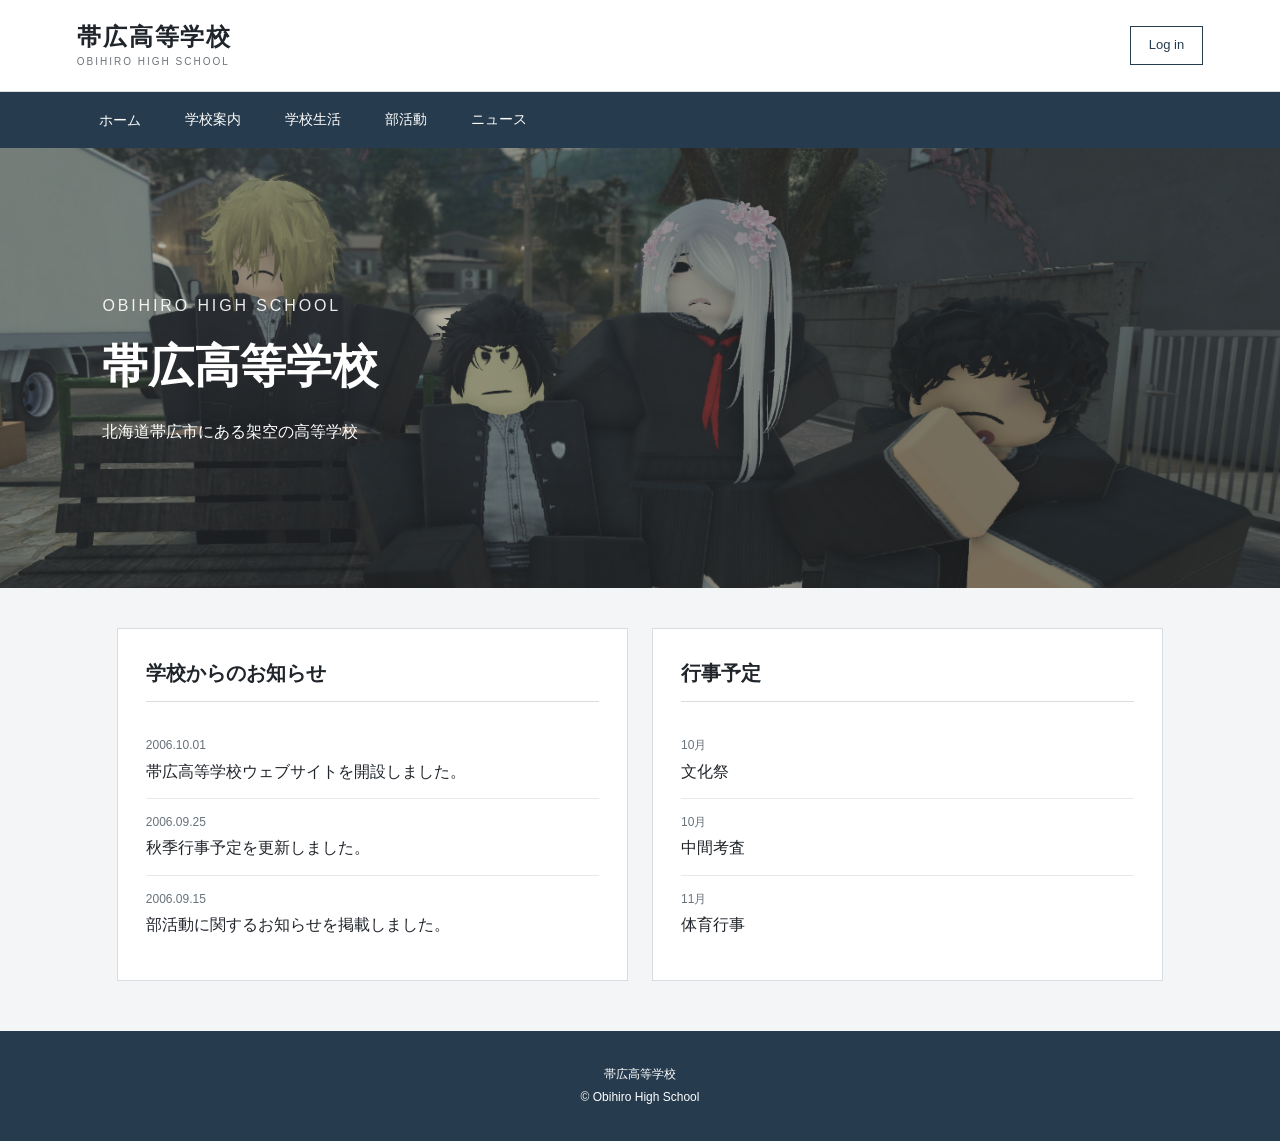
<file: index.html>
<!DOCTYPE html>
<html lang="ja">
<head>
    <meta charset="UTF-8">
    <meta name="viewport" content="width=device-width, initial-scale=1.0">

    <title>帯広高等学校</title>

    <link rel="stylesheet" href="style.css">
</head>

<body>

    <header class="site-header">

        <div class="school-brand">
            <div class="school-name-jp">帯広高等学校</div>
            <div class="school-name-en">OBIHIRO HIGH SCHOOL</div>
        </div>

        <a href="login.html" class="login-button">
            Log in
        </a>

    </header>


    <!-- Navigation -->
    <nav class="main-navigation">

        <a href="index.html">ホーム</a>

        <div class="nav-dropdown">
            <button type="button">学校案内</button>

            <div class="dropdown-menu">
                <a href="about.html">学校概要</a>
                <a href="staff.html">教職員</a>
               <a href="uniform.html">制服</a>
             <a href="facilities.html">校内施設</a>
            </div>
        </div>

        <div class="nav-dropdown">
            <button type="button">学校生活</button>

            <div class="dropdown-menu">
<a href="directory.html">生徒名簿</a>
                <a href="#">学校生活</a>
                <a href="#">授業</a>
                <a href="#">生徒心得</a>
            </div>
        </div>

        <div class="nav-dropdown">
            <button type="button">部活動</button>

            <div class="dropdown-menu">
                <a href="#">部活動一覧</a>
                <a href="#">各部紹介</a>
            </div>
        </div>

        <div class="nav-dropdown">
            <button type="button">ニュース</button>

            <div class="dropdown-menu">
                <a href="#">学校ニュース</a>
                <a href="#">学校新聞</a>
                <a href="#">道内ニュース</a>
                <a href="#">行事予定</a>
            </div>
        </div>

    </nav>


    <main>

        <!-- Hero -->
        <section class="hero">

            <img src="image.png" alt="帯広高等学校">

            <div class="hero-content">

                <p class="hero-label">
                    OBIHIRO HIGH SCHOOL
                </p>

                <h1>
                    帯広高等学校
                </h1>

                <p>
                    北海道帯広市にある架空の高等学校
                </p>

            </div>

        </section>


        <!-- Main Content -->
        <section class="home-grid">

            <div class="panel">

                <div class="panel-heading">
                    <h2>学校からのお知らせ</h2>
                </div>

                <div class="news-item">
                    <span>2006.10.01</span>
                    <p>帯広高等学校ウェブサイトを開設しました。</p>
                </div>

                <div class="news-item">
                    <span>2006.09.25</span>
                    <p>秋季行事予定を更新しました。</p>
                </div>

                <div class="news-item">
                    <span>2006.09.15</span>
                    <p>部活動に関するお知らせを掲載しました。</p>
                </div>

            </div>


            <div class="panel">

                <div class="panel-heading">
                    <h2>行事予定</h2>
                </div>

                <div class="news-item">
                    <span>10月</span>
                    <p>文化祭</p>
                </div>

                <div class="news-item">
                    <span>10月</span>
                    <p>中間考査</p>
                </div>

                <div class="news-item">
                    <span>11月</span>
                    <p>体育行事</p>
                </div>

            </div>

        </section>

    </main>


    <footer class="site-footer">

        <p>帯広高等学校</p>

        <p>
            © Obihiro High School
        </p>

    </footer>


    <script src="script.js"></script>

</body>
</html>
</file>
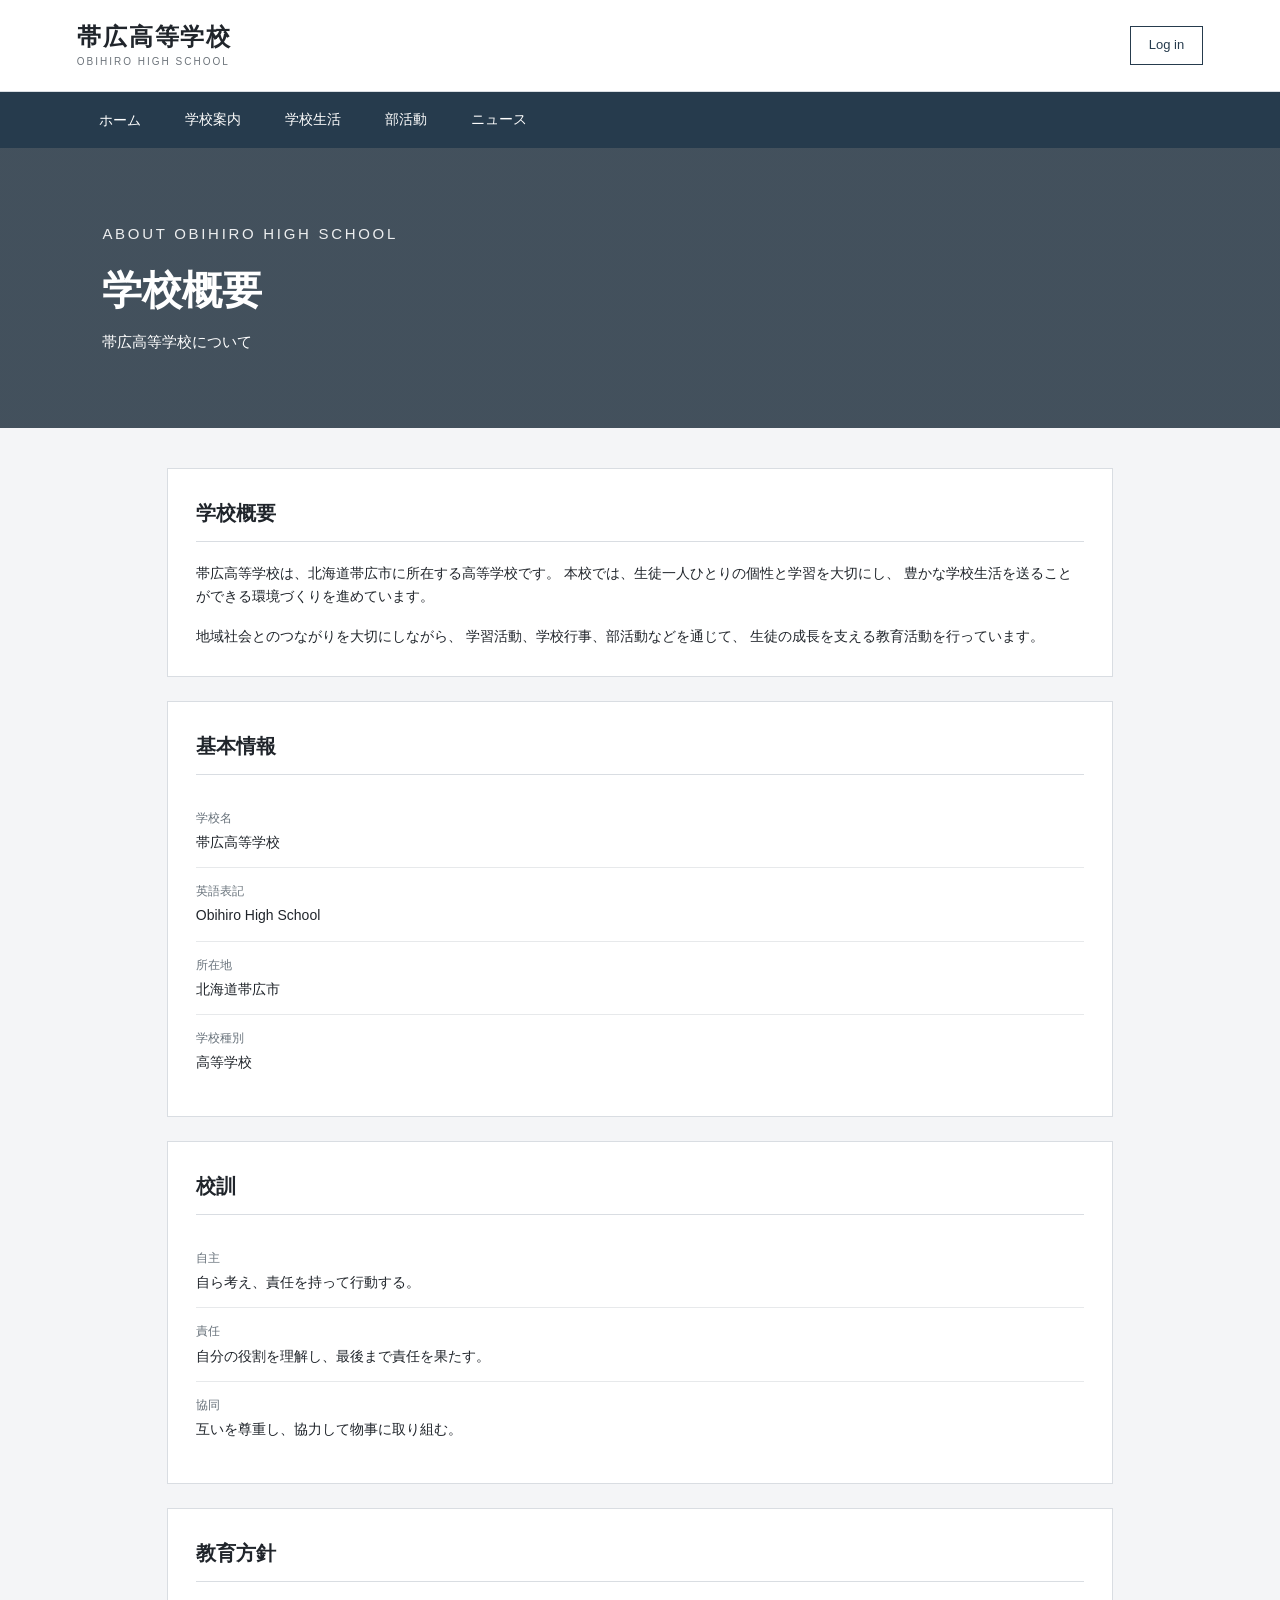
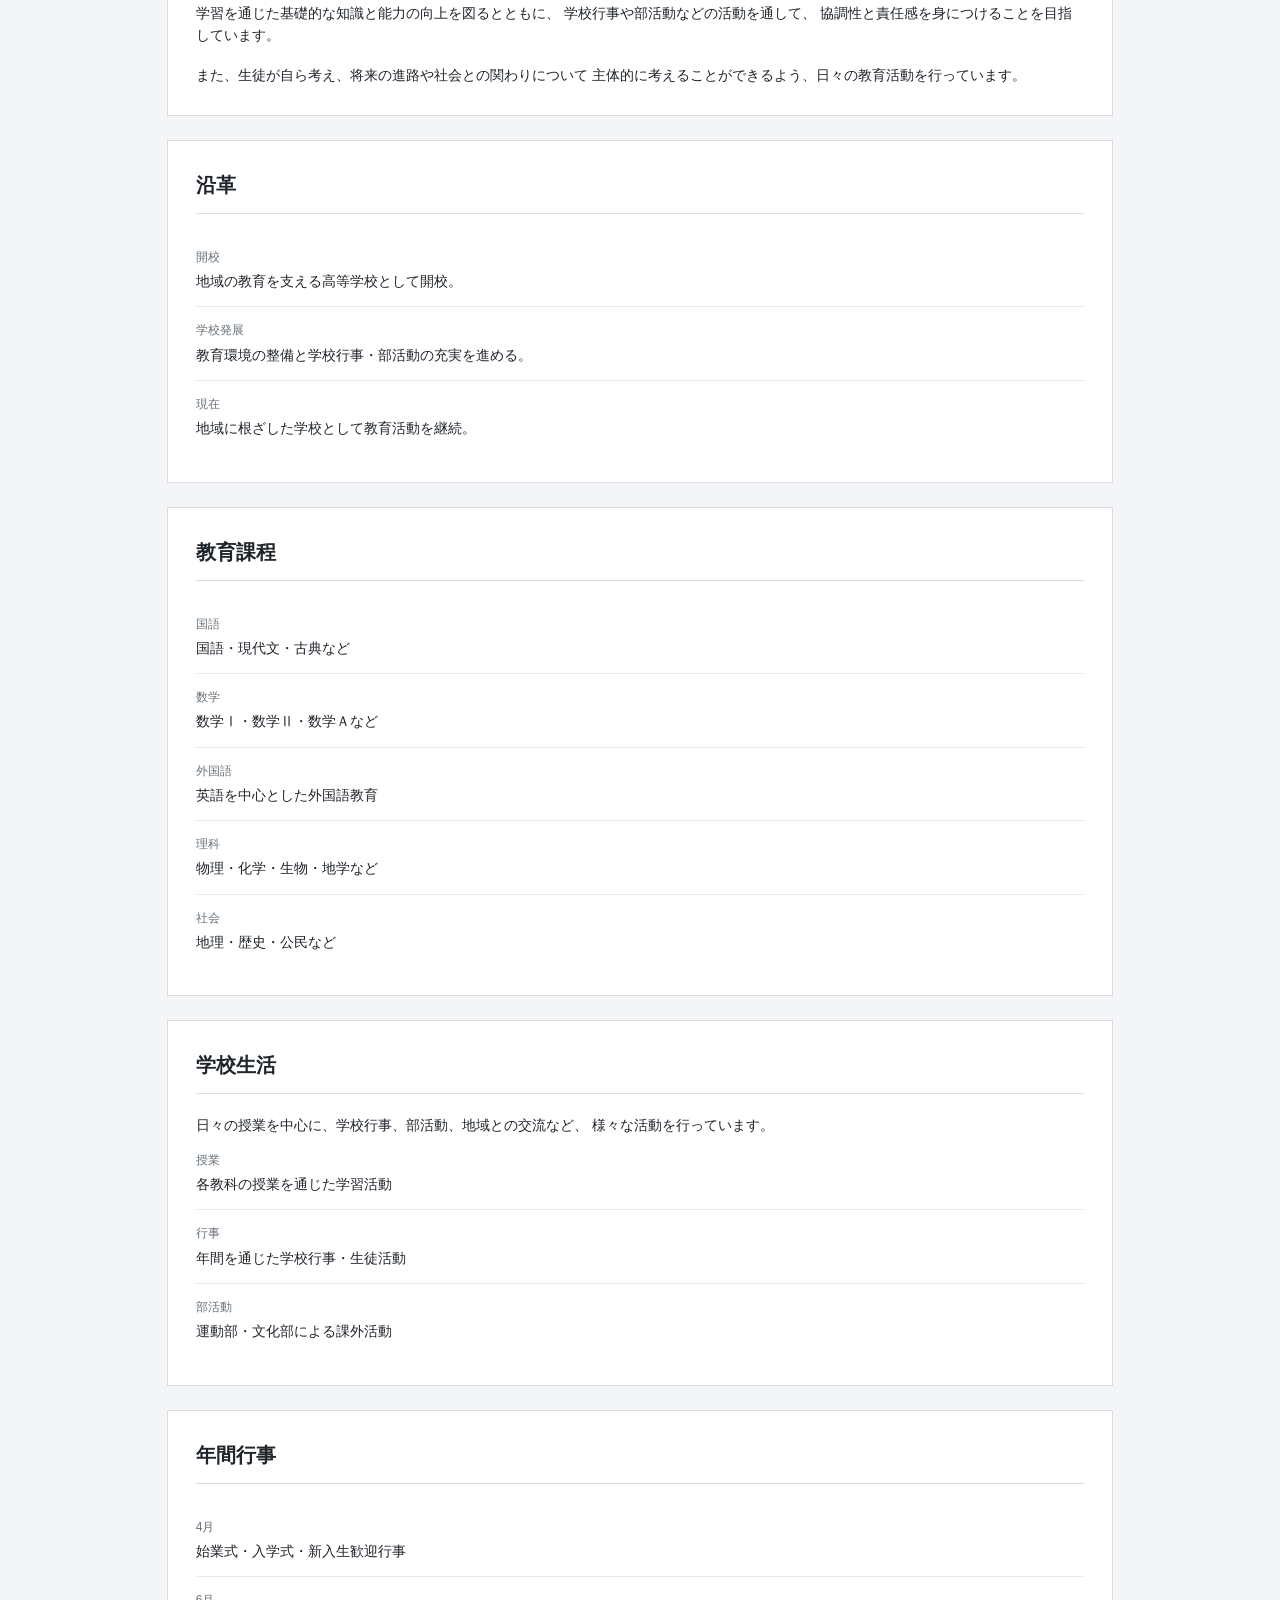
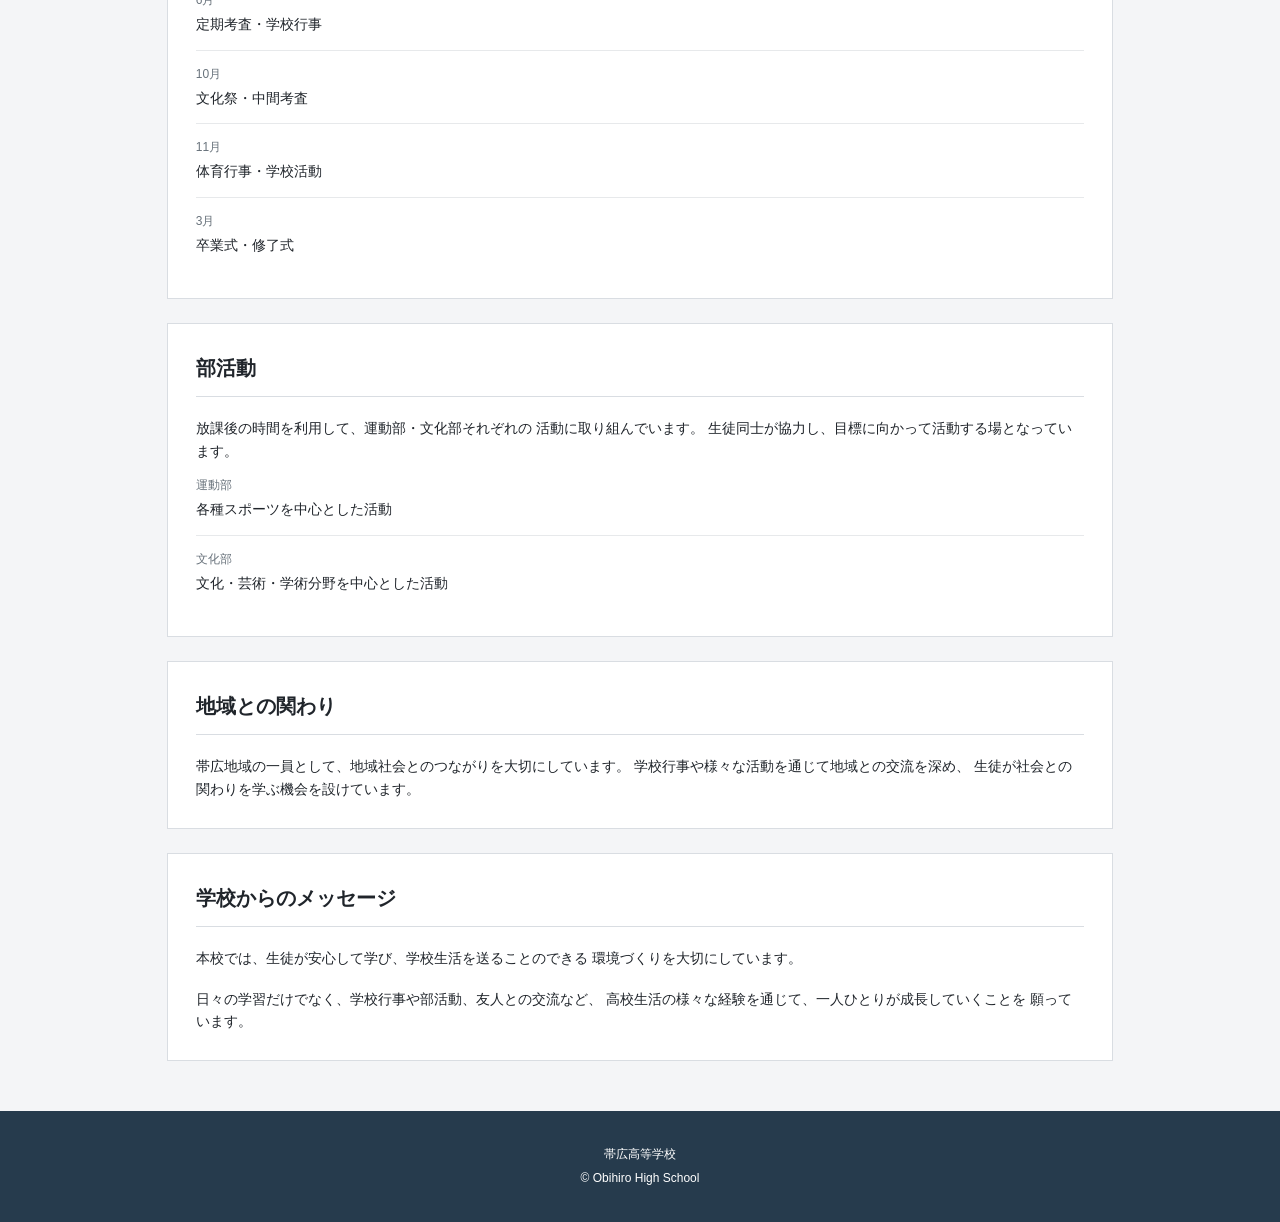
<file: about.html>
<!DOCTYPE html>
<html lang="ja">
<head>
    <meta charset="UTF-8">
    <meta name="viewport" content="width=device-width, initial-scale=1.0">

    <title>学校概要 | 帯広高等学校</title>

    <link rel="stylesheet" href="style.css">
</head>

<body>

    <header class="site-header">

        <div class="school-brand">
            <div class="school-name-jp">帯広高等学校</div>
            <div class="school-name-en">OBIHIRO HIGH SCHOOL</div>
        </div>

        <a href="login.html" class="login-button">
            Log in
        </a>

    </header>


    <nav class="main-navigation">

        <a href="index.html">ホーム</a>

        <div class="nav-dropdown">
            <button type="button">学校案内</button>

            <div class="dropdown-menu">
                <a href="about.html">学校概要</a>
                <a href="staff.html">教職員</a>
                <a href="uniform.html">制服</a>
                <a href="facilities.html">校内施設</a>
            </div>
        </div>

        <div class="nav-dropdown">
            <button type="button">学校生活</button>

            <div class="dropdown-menu">
<a href="directory.html">生徒名簿</a>
                <a href="#">学校生活</a>
                <a href="#">授業</a>
                <a href="#">生徒手帳</a>
            </div>
        </div>

        <div class="nav-dropdown">
            <button type="button">部活動</button>

            <div class="dropdown-menu">
                <a href="#">部活動一覧</a>
                <a href="#">運動部</a>
                <a href="#">文化部</a>
            </div>
        </div>

        <div class="nav-dropdown">
            <button type="button">ニュース</button>

            <div class="dropdown-menu">
                <a href="#">学校ニュース</a>
                <a href="#">学校新聞</a>
                <a href="#">道内ニュース</a>
                <a href="#">行事予定</a>
            </div>
        </div>

    </nav>


    <main>

        <section class="page-header">

            <div>

                <p class="hero-label">
                    ABOUT OBIHIRO HIGH SCHOOL
                </p>

                <h1>学校概要</h1>

                <p>
                    帯広高等学校について
                </p>

            </div>

        </section>


        <section class="content-section">


            <!-- 学校概要 -->

            <div class="panel">

                <div class="panel-heading">
                    <h2>学校概要</h2>
                </div>

                <p>
                    帯広高等学校は、北海道帯広市に所在する高等学校です。
                    本校では、生徒一人ひとりの個性と学習を大切にし、
                    豊かな学校生活を送ることができる環境づくりを進めています。
                </p>

                <p style="margin-top: 18px;">
                    地域社会とのつながりを大切にしながら、
                    学習活動、学校行事、部活動などを通じて、
                    生徒の成長を支える教育活動を行っています。
                </p>

            </div>


            <!-- 基本情報 -->

            <div class="panel">

                <div class="panel-heading">
                    <h2>基本情報</h2>
                </div>

                <div class="news-item">
                    <span>学校名</span>
                    <p>帯広高等学校</p>
                </div>

                <div class="news-item">
                    <span>英語表記</span>
                    <p>Obihiro High School</p>
                </div>

                <div class="news-item">
                    <span>所在地</span>
                    <p>北海道帯広市</p>
                </div>

                <div class="news-item">
                    <span>学校種別</span>
                    <p>高等学校</p>
                </div>

            </div>


            <!-- 校訓 -->

            <div class="panel">

                <div class="panel-heading">
                    <h2>校訓</h2>
                </div>

                <div class="news-item">
                    <span>自主</span>
                    <p>自ら考え、責任を持って行動する。</p>
                </div>

                <div class="news-item">
                    <span>責任</span>
                    <p>自分の役割を理解し、最後まで責任を果たす。</p>
                </div>

                <div class="news-item">
                    <span>協同</span>
                    <p>互いを尊重し、協力して物事に取り組む。</p>
                </div>

            </div>


            <!-- 教育方針 -->

            <div class="panel">

                <div class="panel-heading">
                    <h2>教育方針</h2>
                </div>

                <p>
                    学習を通じた基礎的な知識と能力の向上を図るとともに、
                    学校行事や部活動などの活動を通して、
                    協調性と責任感を身につけることを目指しています。
                </p>

                <p style="margin-top: 18px;">
                    また、生徒が自ら考え、将来の進路や社会との関わりについて
                    主体的に考えることができるよう、日々の教育活動を行っています。
                </p>

            </div>


            <!-- 沿革 -->

            <div class="panel">

                <div class="panel-heading">
                    <h2>沿革</h2>
                </div>

                <div class="news-item">
                    <span>開校</span>
                    <p>地域の教育を支える高等学校として開校。</p>
                </div>

                <div class="news-item">
                    <span>学校発展</span>
                    <p>教育環境の整備と学校行事・部活動の充実を進める。</p>
                </div>

                <div class="news-item">
                    <span>現在</span>
                    <p>地域に根ざした学校として教育活動を継続。</p>
                </div>

            </div>


            <!-- 教育課程 -->

            <div class="panel">

                <div class="panel-heading">
                    <h2>教育課程</h2>
                </div>

                <div class="news-item">
                    <span>国語</span>
                    <p>国語・現代文・古典など</p>
                </div>

                <div class="news-item">
                    <span>数学</span>
                    <p>数学Ⅰ・数学Ⅱ・数学Ａなど</p>
                </div>

                <div class="news-item">
                    <span>外国語</span>
                    <p>英語を中心とした外国語教育</p>
                </div>

                <div class="news-item">
                    <span>理科</span>
                    <p>物理・化学・生物・地学など</p>
                </div>

                <div class="news-item">
                    <span>社会</span>
                    <p>地理・歴史・公民など</p>
                </div>

            </div>


            <!-- 学校生活 -->

            <div class="panel">

                <div class="panel-heading">
                    <h2>学校生活</h2>
                </div>

                <p>
                    日々の授業を中心に、学校行事、部活動、地域との交流など、
                    様々な活動を行っています。
                </p>

                <div class="news-item">
                    <span>授業</span>
                    <p>各教科の授業を通じた学習活動</p>
                </div>

                <div class="news-item">
                    <span>行事</span>
                    <p>年間を通じた学校行事・生徒活動</p>
                </div>

                <div class="news-item">
                    <span>部活動</span>
                    <p>運動部・文化部による課外活動</p>
                </div>

            </div>


            <!-- 年間行事 -->

            <div class="panel">

                <div class="panel-heading">
                    <h2>年間行事</h2>
                </div>

                <div class="news-item">
                    <span>4月</span>
                    <p>始業式・入学式・新入生歓迎行事</p>
                </div>

                <div class="news-item">
                    <span>6月</span>
                    <p>定期考査・学校行事</p>
                </div>

                <div class="news-item">
                    <span>10月</span>
                    <p>文化祭・中間考査</p>
                </div>

                <div class="news-item">
                    <span>11月</span>
                    <p>体育行事・学校活動</p>
                </div>

                <div class="news-item">
                    <span>3月</span>
                    <p>卒業式・修了式</p>
                </div>

            </div>


            <!-- 部活動 -->

            <div class="panel">

                <div class="panel-heading">
                    <h2>部活動</h2>
                </div>

                <p>
                    放課後の時間を利用して、運動部・文化部それぞれの
                    活動に取り組んでいます。
                    生徒同士が協力し、目標に向かって活動する場となっています。
                </p>

                <div class="news-item">
                    <span>運動部</span>
                    <p>各種スポーツを中心とした活動</p>
                </div>

                <div class="news-item">
                    <span>文化部</span>
                    <p>文化・芸術・学術分野を中心とした活動</p>
                </div>

            </div>


            <!-- 地域との関わり -->

            <div class="panel">

                <div class="panel-heading">
                    <h2>地域との関わり</h2>
                </div>

                <p>
                    帯広地域の一員として、地域社会とのつながりを大切にしています。
                    学校行事や様々な活動を通じて地域との交流を深め、
                    生徒が社会との関わりを学ぶ機会を設けています。
                </p>

            </div>


            <!-- 学校からのメッセージ -->

            <div class="panel">

                <div class="panel-heading">
                    <h2>学校からのメッセージ</h2>
                </div>

                <p>
                    本校では、生徒が安心して学び、学校生活を送ることのできる
                    環境づくりを大切にしています。
                </p>

                <p style="margin-top: 18px;">
                    日々の学習だけでなく、学校行事や部活動、友人との交流など、
                    高校生活の様々な経験を通じて、一人ひとりが成長していくことを
                    願っています。
                </p>

            </div>


        </section>

    </main>


    <footer class="site-footer">

        <p>帯広高等学校</p>

        <p>
            © Obihiro High School
        </p>

    </footer>


    <script src="script.js"></script>

</body>
</html>
</file>
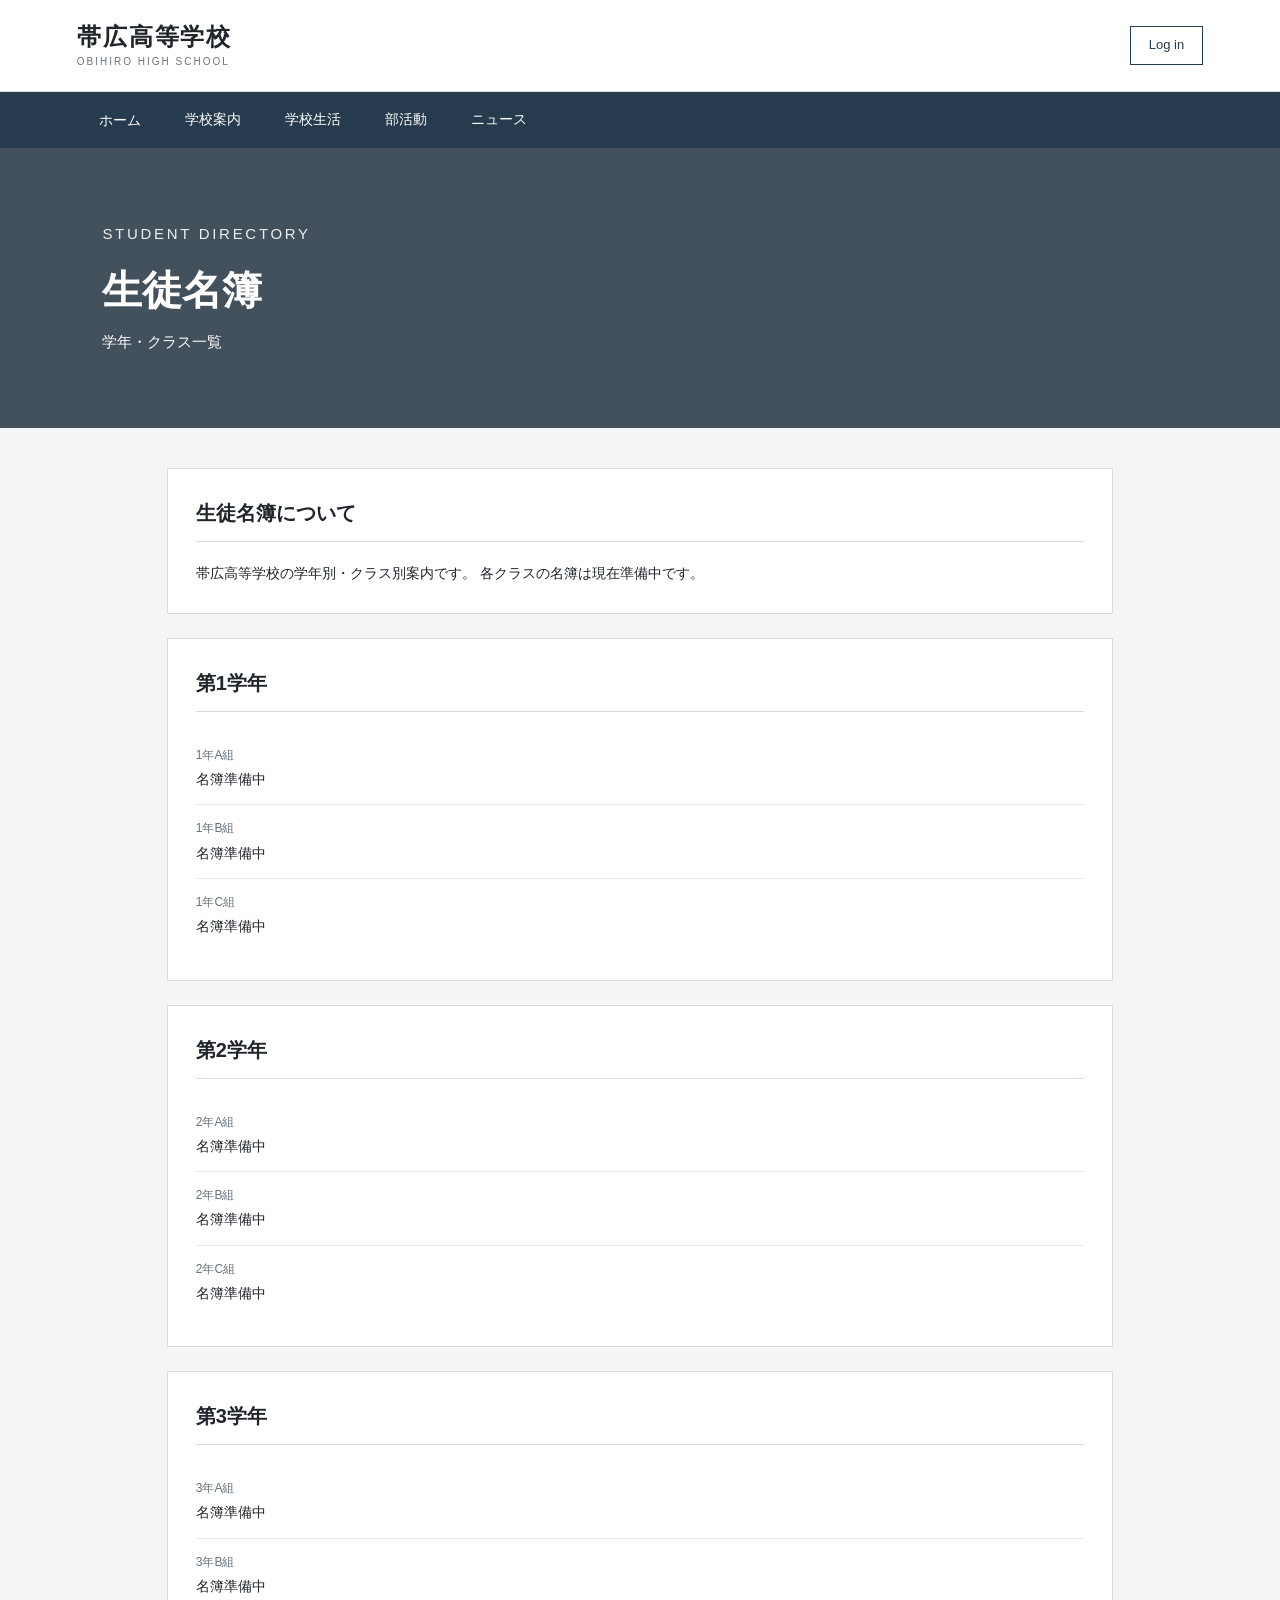
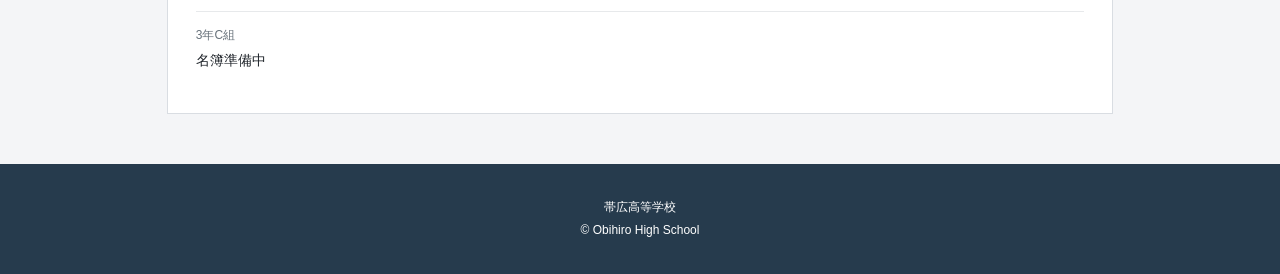
<file: directory.html>
<!DOCTYPE html>
<html lang="ja">
<head>
    <meta charset="UTF-8">
    <meta name="viewport" content="width=device-width, initial-scale=1.0">
    <title>生徒名簿 | 帯広高等学校</title>
    <link rel="stylesheet" href="style.css">
</head>

<body>

    <header class="site-header">
        <div class="school-brand">
            <div class="school-name-jp">帯広高等学校</div>
            <div class="school-name-en">OBIHIRO HIGH SCHOOL</div>
        </div>

        <a href="login.html" class="login-button">Log in</a>
    </header>

    <nav class="main-navigation">
        <a href="index.html">ホーム</a>

        <div class="nav-dropdown">
            <button type="button">学校案内</button>
            <div class="dropdown-menu">
                <a href="about.html">学校概要</a>
                <a href="staff.html">教職員</a>
                <a href="uniform.html">制服</a>
                <a href="facilities.html">校内施設</a>
            </div>
        </div>

        <div class="nav-dropdown">
            <button type="button">学校生活</button>
            <div class="dropdown-menu">
                <a href="directory.html">生徒名簿</a>
                <a href="#">学校生活</a>
                <a href="#">授業</a>
                <a href="#">生徒手帳</a>
            </div>
        </div>

        <div class="nav-dropdown">
            <button type="button">部活動</button>
            <div class="dropdown-menu">
                <a href="#">部活動一覧</a>
                <a href="#">運動部</a>
                <a href="#">文化部</a>
            </div>
        </div>

        <div class="nav-dropdown">
            <button type="button">ニュース</button>
            <div class="dropdown-menu">
                <a href="#">学校ニュース</a>
                <a href="#">学校新聞</a>
                <a href="#">道内ニュース</a>
                <a href="#">行事予定</a>
            </div>
        </div>
    </nav>

    <main>
        <section class="page-header">
            <div>
                <p class="hero-label">STUDENT DIRECTORY</p>
                <h1>生徒名簿</h1>
                <p>学年・クラス一覧</p>
            </div>
        </section>

        <section class="content-section">

            <div class="panel">
                <div class="panel-heading">
                    <h2>生徒名簿について</h2>
                </div>
                <p>
                    帯広高等学校の学年別・クラス別案内です。
                    各クラスの名簿は現在準備中です。
                </p>
            </div>

            <div class="panel">
                <div class="panel-heading">
                    <h2>第1学年</h2>
                </div>
                <div class="news-item">
                    <span>1年A組</span>
                    <p>名簿準備中</p>
                </div>
                <div class="news-item">
                    <span>1年B組</span>
                    <p>名簿準備中</p>
                </div>
                <div class="news-item">
                    <span>1年C組</span>
                    <p>名簿準備中</p>
                </div>
            </div>

            <div class="panel">
                <div class="panel-heading">
                    <h2>第2学年</h2>
                </div>
                <div class="news-item">
                    <span>2年A組</span>
                    <p>名簿準備中</p>
                </div>
                <div class="news-item">
                    <span>2年B組</span>
                    <p>名簿準備中</p>
                </div>
                <div class="news-item">
                    <span>2年C組</span>
                    <p>名簿準備中</p>
                </div>
            </div>

            <div class="panel">
                <div class="panel-heading">
                    <h2>第3学年</h2>
                </div>
                <div class="news-item">
                    <span>3年A組</span>
                    <p>名簿準備中</p>
                </div>
                <div class="news-item">
                    <span>3年B組</span>
                    <p>名簿準備中</p>
                </div>
                <div class="news-item">
                    <span>3年C組</span>
                    <p>名簿準備中</p>
                </div>
            </div>

        </section>
    </main>

    <footer class="site-footer">
        <p>帯広高等学校</p>
        <p>© Obihiro High School</p>
    </footer>

    <script src="script.js"></script>
</body>
</html>
</file>
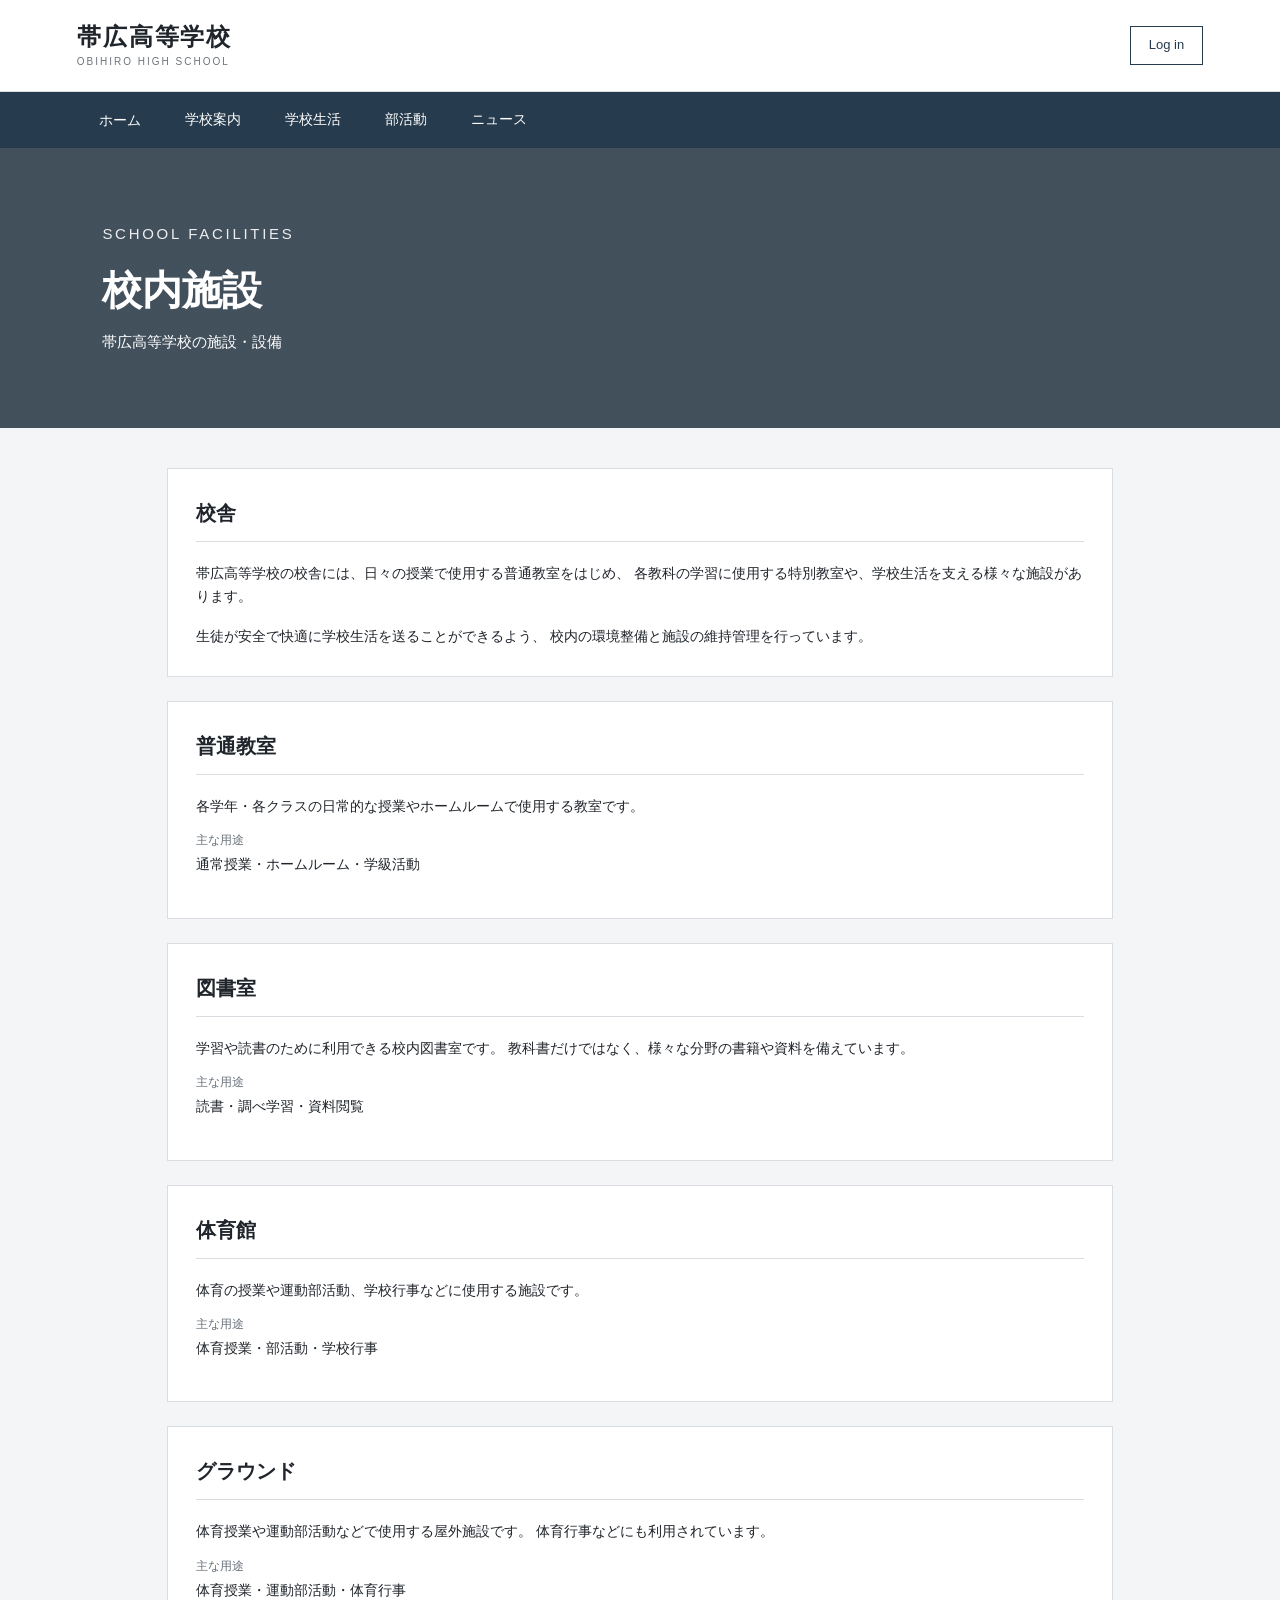
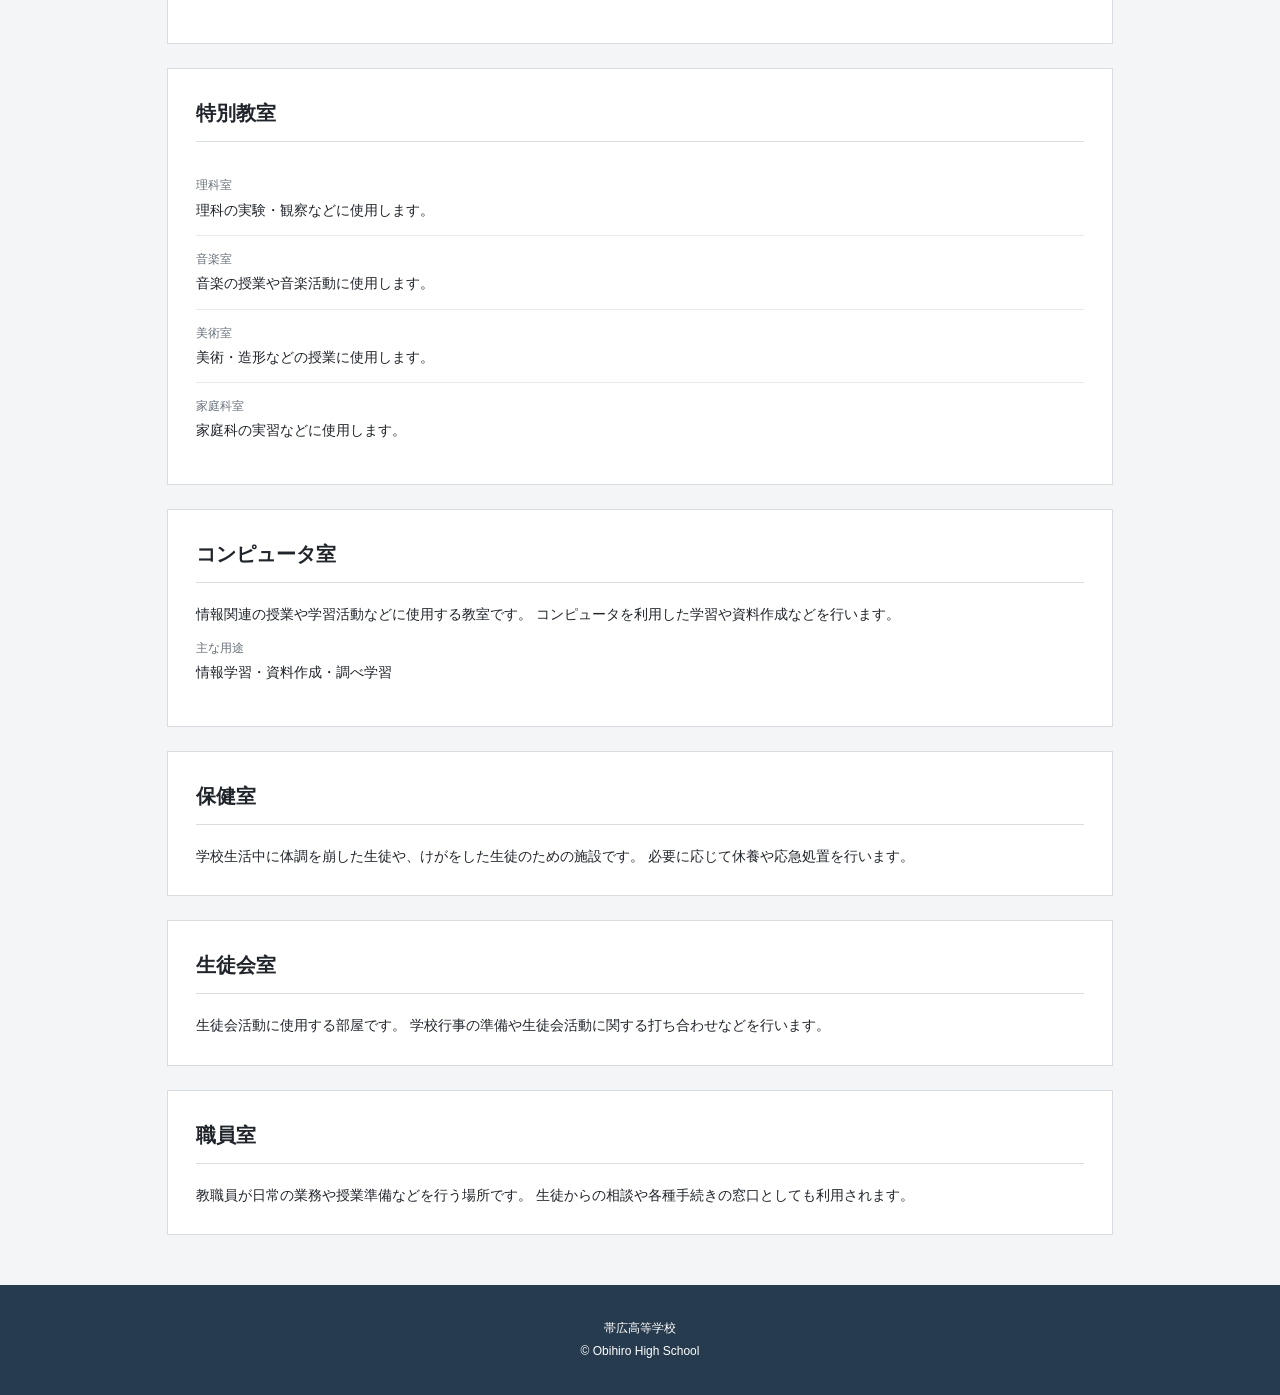
<file: facilities.html>
<!DOCTYPE html>
<html lang="ja">
<head>
    <meta charset="UTF-8">
    <meta name="viewport" content="width=device-width, initial-scale=1.0">

    <title>校内施設 | 帯広高等学校</title>

    <link rel="stylesheet" href="style.css">
</head>

<body>

    <header class="site-header">

        <div class="school-brand">
            <div class="school-name-jp">帯広高等学校</div>
            <div class="school-name-en">OBIHIRO HIGH SCHOOL</div>
        </div>

        <a href="login.html" class="login-button">
            Log in
        </a>

    </header>


    <nav class="main-navigation">

        <a href="index.html">ホーム</a>

        <div class="nav-dropdown">
            <button type="button">学校案内</button>

            <div class="dropdown-menu">
                <a href="about.html">学校概要</a>
                <a href="staff.html">教職員</a>
              <a href="uniform.html">制服</a>
                <a href="facilities.html">校内施設</a>
            </div>
        </div>

        <div class="nav-dropdown">
            <button type="button">学校生活</button>

            <div class="dropdown-menu">
                <a href="directory.html">生徒名簿</a>
                <a href="#">学校生活</a>
                <a href="#">授業</a>
                <a href="#">生徒手帳</a>
            </div>
        </div>

        <div class="nav-dropdown">
            <button type="button">部活動</button>

            <div class="dropdown-menu">
                <a href="#">部活動一覧</a>
                <a href="#">運動部</a>
                <a href="#">文化部</a>
            </div>
        </div>

        <div class="nav-dropdown">
            <button type="button">ニュース</button>

            <div class="dropdown-menu">
                <a href="#">学校ニュース</a>
                <a href="#">学校新聞</a>
                <a href="#">道内ニュース</a>
                <a href="#">行事予定</a>
            </div>
        </div>

    </nav>


    <main>

        <section class="page-header">

            <div>

                <p class="hero-label">
                    SCHOOL FACILITIES
                </p>

                <h1>校内施設</h1>

                <p>
                    帯広高等学校の施設・設備
                </p>

            </div>

        </section>


        <section class="content-section">


            <!-- 校舎 -->

            <div class="panel">

                <div class="panel-heading">
                    <h2>校舎</h2>
                </div>

                <p>
                    帯広高等学校の校舎には、日々の授業で使用する普通教室をはじめ、
                    各教科の学習に使用する特別教室や、学校生活を支える様々な施設があります。
                </p>

                <p style="margin-top: 18px;">
                    生徒が安全で快適に学校生活を送ることができるよう、
                    校内の環境整備と施設の維持管理を行っています。
                </p>

            </div>


            <!-- 普通教室 -->

            <div class="panel">

                <div class="panel-heading">
                    <h2>普通教室</h2>
                </div>

                <p>
                    各学年・各クラスの日常的な授業やホームルームで使用する教室です。
                </p>

                <div class="news-item">
                    <span>主な用途</span>
                    <p>通常授業・ホームルーム・学級活動</p>
                </div>

            </div>


            <!-- 図書室 -->

            <div class="panel">

                <div class="panel-heading">
                    <h2>図書室</h2>
                </div>

                <p>
                    学習や読書のために利用できる校内図書室です。
                    教科書だけではなく、様々な分野の書籍や資料を備えています。
                </p>

                <div class="news-item">
                    <span>主な用途</span>
                    <p>読書・調べ学習・資料閲覧</p>
                </div>

            </div>


            <!-- 体育館 -->

            <div class="panel">

                <div class="panel-heading">
                    <h2>体育館</h2>
                </div>

                <p>
                    体育の授業や運動部活動、学校行事などに使用する施設です。
                </p>

                <div class="news-item">
                    <span>主な用途</span>
                    <p>体育授業・部活動・学校行事</p>
                </div>

            </div>


            <!-- グラウンド -->

            <div class="panel">

                <div class="panel-heading">
                    <h2>グラウンド</h2>
                </div>

                <p>
                    体育授業や運動部活動などで使用する屋外施設です。
                    体育行事などにも利用されています。
                </p>

                <div class="news-item">
                    <span>主な用途</span>
                    <p>体育授業・運動部活動・体育行事</p>
                </div>

            </div>


            <!-- 特別教室 -->

            <div class="panel">

                <div class="panel-heading">
                    <h2>特別教室</h2>
                </div>

                <div class="news-item">
                    <span>理科室</span>
                    <p>理科の実験・観察などに使用します。</p>
                </div>

                <div class="news-item">
                    <span>音楽室</span>
                    <p>音楽の授業や音楽活動に使用します。</p>
                </div>

                <div class="news-item">
                    <span>美術室</span>
                    <p>美術・造形などの授業に使用します。</p>
                </div>

                <div class="news-item">
                    <span>家庭科室</span>
                    <p>家庭科の実習などに使用します。</p>
                </div>

            </div>


            <!-- コンピュータ室 -->

            <div class="panel">

                <div class="panel-heading">
                    <h2>コンピュータ室</h2>
                </div>

                <p>
                    情報関連の授業や学習活動などに使用する教室です。
                    コンピュータを利用した学習や資料作成などを行います。
                </p>

                <div class="news-item">
                    <span>主な用途</span>
                    <p>情報学習・資料作成・調べ学習</p>
                </div>

            </div>


            <!-- 保健室 -->

            <div class="panel">

                <div class="panel-heading">
                    <h2>保健室</h2>
                </div>

                <p>
                    学校生活中に体調を崩した生徒や、けがをした生徒のための施設です。
                    必要に応じて休養や応急処置を行います。
                </p>

            </div>


            <!-- 生徒会室 -->

            <div class="panel">

                <div class="panel-heading">
                    <h2>生徒会室</h2>
                </div>

                <p>
                    生徒会活動に使用する部屋です。
                    学校行事の準備や生徒会活動に関する打ち合わせなどを行います。
                </p>

            </div>


            <!-- 職員室 -->

            <div class="panel">

                <div class="panel-heading">
                    <h2>職員室</h2>
                </div>

                <p>
                    教職員が日常の業務や授業準備などを行う場所です。
                    生徒からの相談や各種手続きの窓口としても利用されます。
                </p>

            </div>


        </section>

    </main>


    <footer class="site-footer">

        <p>帯広高等学校</p>

        <p>
            © Obihiro High School
        </p>

    </footer>


    <script src="script.js"></script>

</body>
</html>
</file>
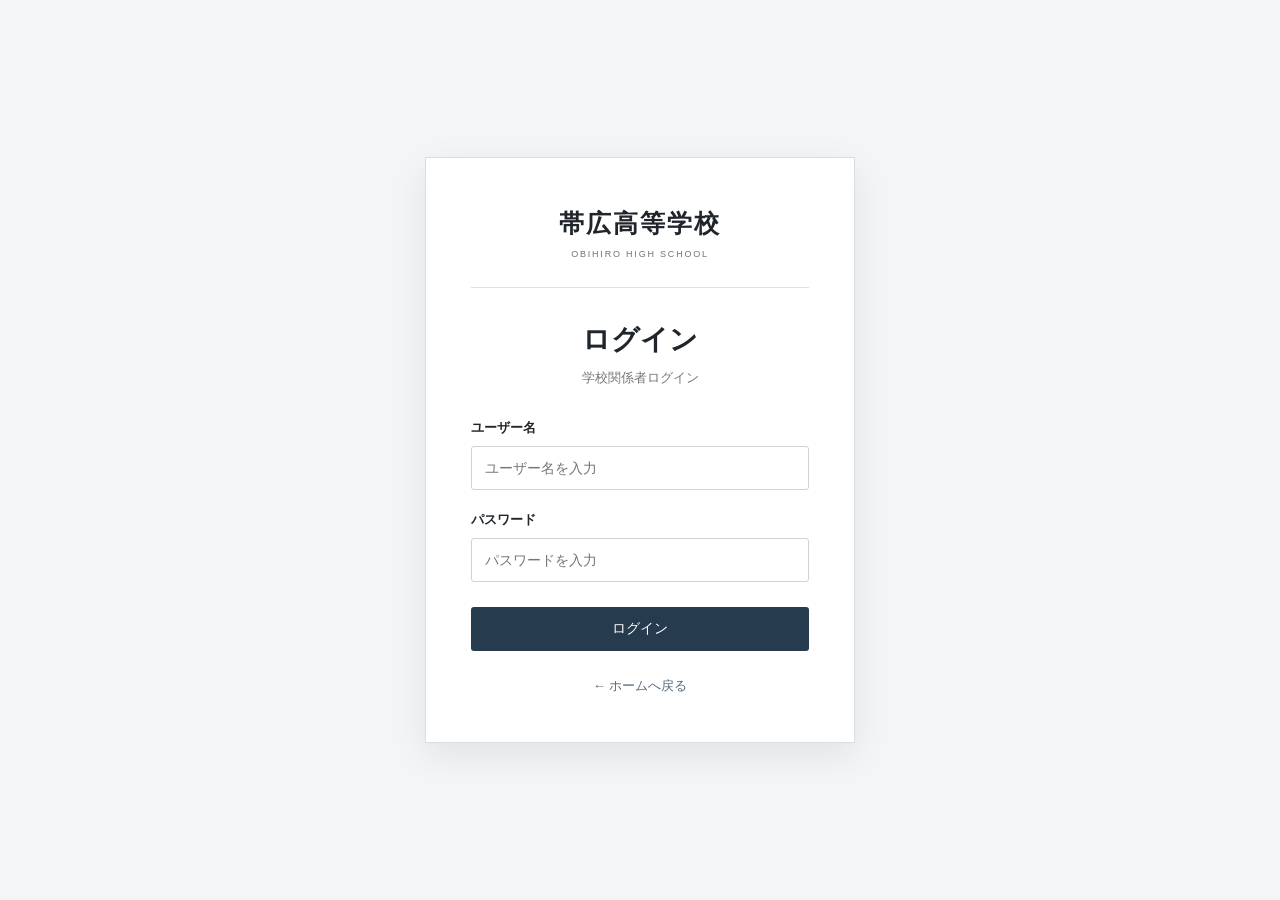
<file: login.html>
<!DOCTYPE html>
<html lang="ja">
<head>
    <meta charset="UTF-8">
    <meta name="viewport" content="width=device-width, initial-scale=1.0">

    <title>ログイン | 帯広高等学校</title>

    <link rel="stylesheet" href="style.css">
</head>

<body class="login-page">

    <main class="login-container">

        <div class="login-card">

            <div class="login-school">
                <div class="school-name-jp">帯広高等学校</div>
                <div class="school-name-en">OBIHIRO HIGH SCHOOL</div>
            </div>

            <h1>ログイン</h1>

            <p class="login-description">
                学校関係者ログイン
            </p>

            <form>

                <label for="username">ユーザー名</label>

                <input
                    type="text"
                    id="username"
                    name="username"
                    placeholder="ユーザー名を入力"
                >

                <label for="password">パスワード</label>

                <input
                    type="password"
                    id="password"
                    name="password"
                    placeholder="パスワードを入力"
                >

                <button type="submit" class="login-submit">
                    ログイン
                </button>

            </form>

            <a href="index.html" class="back-home">
                ← ホームへ戻る
            </a>

        </div>

    </main>

</body>
</html>
</file>
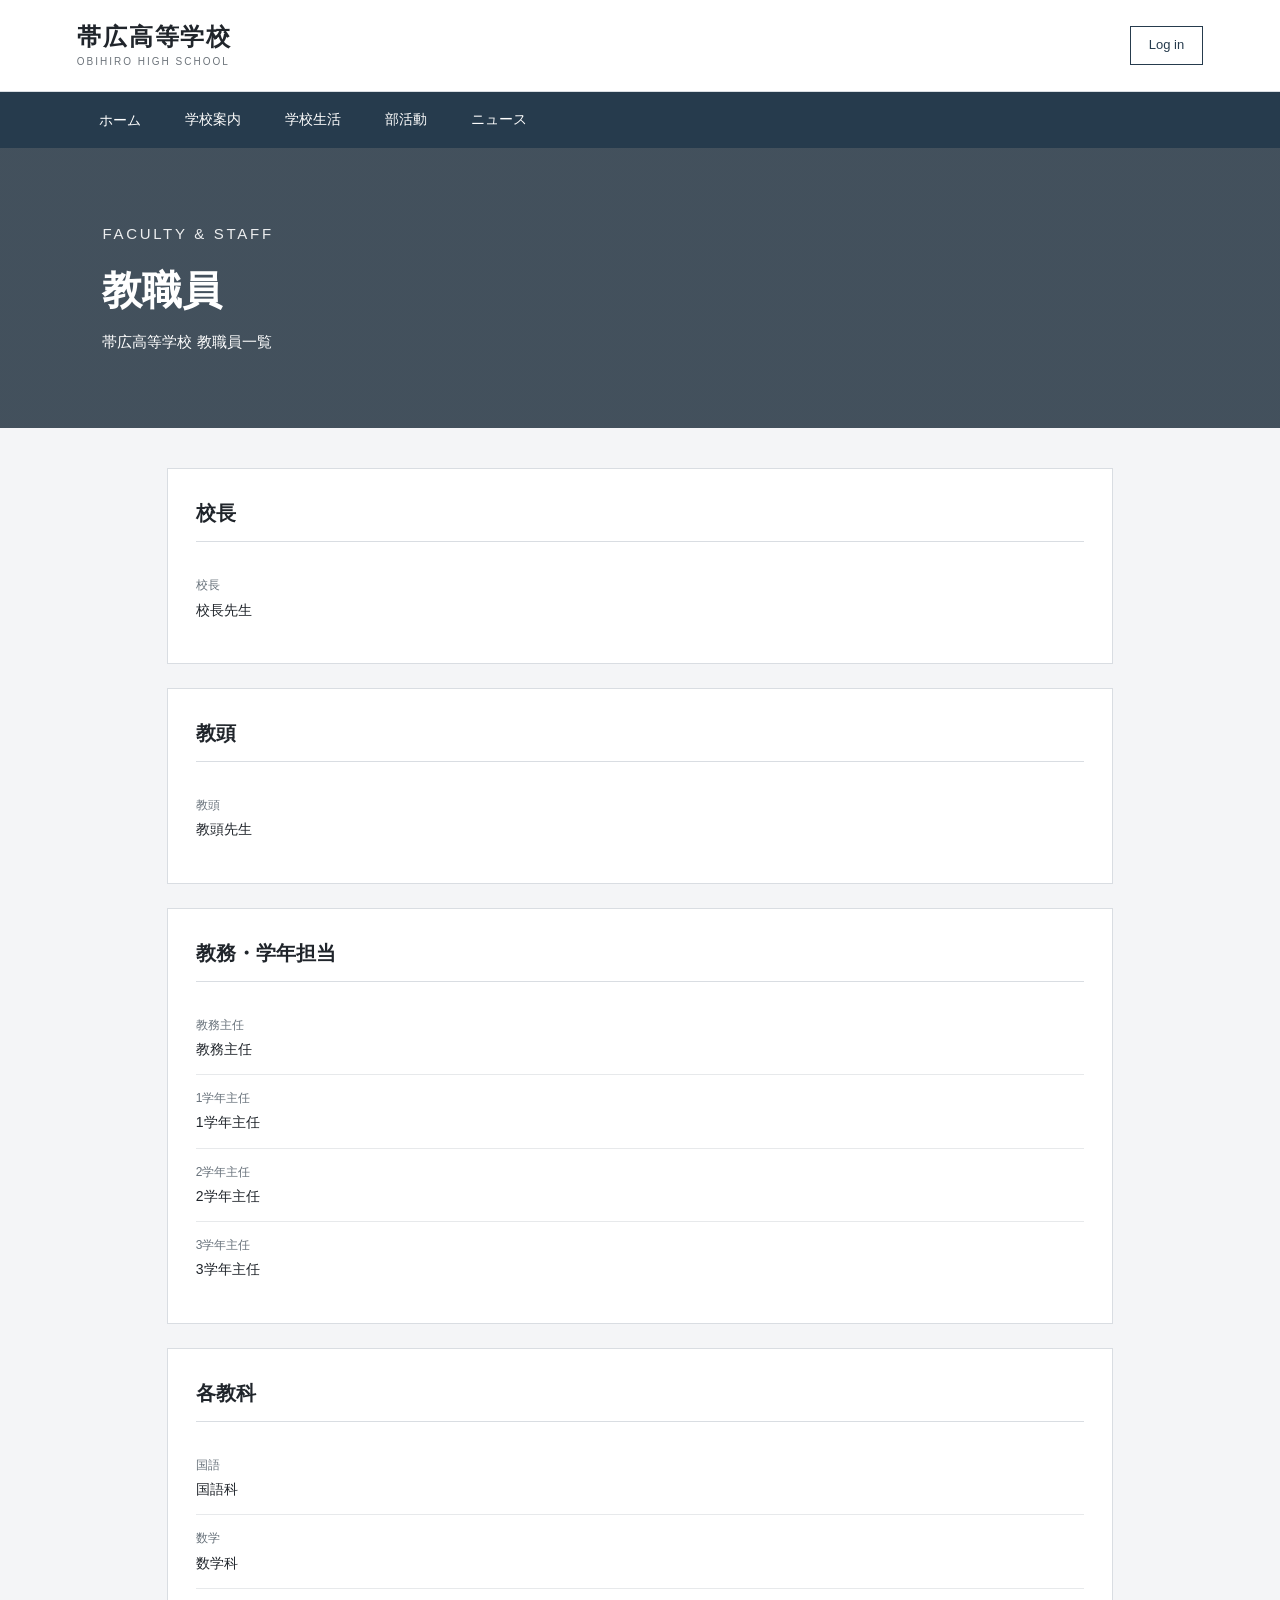
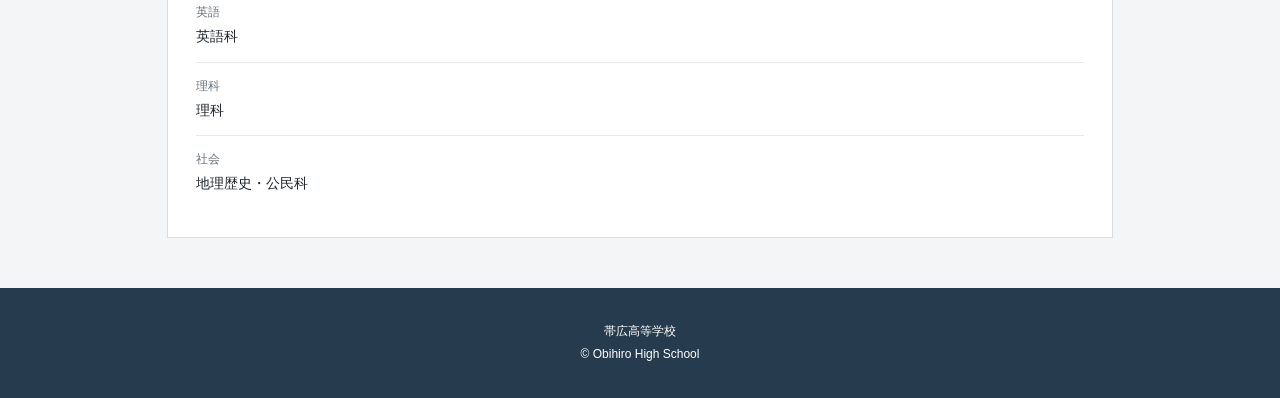
<file: staff.html>
<!DOCTYPE html>
<html lang="ja">
<head>
    <meta charset="UTF-8">
    <meta name="viewport" content="width=device-width, initial-scale=1.0">

    <title>教職員 | 帯広高等学校</title>

    <link rel="stylesheet" href="style.css">
</head>

<body>

    <header class="site-header">

        <div class="school-brand">
            <div class="school-name-jp">帯広高等学校</div>
            <div class="school-name-en">OBIHIRO HIGH SCHOOL</div>
        </div>

        <a href="login.html" class="login-button">
            Log in
        </a>

    </header>


    <nav class="main-navigation">

        <a href="index.html">ホーム</a>

        <div class="nav-dropdown">
            <button type="button">学校案内</button>

            <div class="dropdown-menu">
                <a href="about.html">学校概要</a>
                <a href="staff.html">教職員</a>
               <a href="uniform.html">制服</a>
                <a href="facilities.html">校内施設</a>
            </div>
        </div>

        <div class="nav-dropdown">
            <button type="button">学校生活</button>

            <div class="dropdown-menu">
<a href="directory.html">生徒名簿</a>
                <a href="#">学校生活</a>
                <a href="#">授業</a>
                <a href="#">生徒手帳</a>
            </div>
        </div>

        <div class="nav-dropdown">
            <button type="button">部活動</button>

            <div class="dropdown-menu">
                <a href="#">部活動一覧</a>
                <a href="#">運動部</a>
                <a href="#">文化部</a>
            </div>
        </div>

        <div class="nav-dropdown">
            <button type="button">ニュース</button>

            <div class="dropdown-menu">
                <a href="#">学校ニュース</a>
                <a href="#">学校新聞</a>
                <a href="#">道内ニュース</a>
                <a href="#">行事予定</a>
            </div>
        </div>

    </nav>


    <main>

        <section class="page-header">

            <div>
                <p class="hero-label">FACULTY & STAFF</p>

                <h1>教職員</h1>

                <p>帯広高等学校 教職員一覧</p>
            </div>

        </section>


        <section class="content-section">

            <div class="panel">

                <div class="panel-heading">
                    <h2>校長</h2>
                </div>

                <div class="news-item">
                    <span>校長</span>
                    <p>校長先生</p>
                </div>

            </div>


            <div class="panel">

                <div class="panel-heading">
                    <h2>教頭</h2>
                </div>

                <div class="news-item">
                    <span>教頭</span>
                    <p>教頭先生</p>
                </div>

            </div>


            <div class="panel">

                <div class="panel-heading">
                    <h2>教務・学年担当</h2>
                </div>

                <div class="news-item">
                    <span>教務主任</span>
                    <p>教務主任</p>
                </div>

                <div class="news-item">
                    <span>1学年主任</span>
                    <p>1学年主任</p>
                </div>

                <div class="news-item">
                    <span>2学年主任</span>
                    <p>2学年主任</p>
                </div>

                <div class="news-item">
                    <span>3学年主任</span>
                    <p>3学年主任</p>
                </div>

            </div>


            <div class="panel">

                <div class="panel-heading">
                    <h2>各教科</h2>
                </div>

                <div class="news-item">
                    <span>国語</span>
                    <p>国語科</p>
                </div>

                <div class="news-item">
                    <span>数学</span>
                    <p>数学科</p>
                </div>

                <div class="news-item">
                    <span>英語</span>
                    <p>英語科</p>
                </div>

                <div class="news-item">
                    <span>理科</span>
                    <p>理科</p>
                </div>

                <div class="news-item">
                    <span>社会</span>
                    <p>地理歴史・公民科</p>
                </div>

            </div>

        </section>

    </main>


    <footer class="site-footer">

        <p>帯広高等学校</p>
        <p>© Obihiro High School</p>
    </footer>


    <script src="script.js"></script>

</body>
</html>
</file>
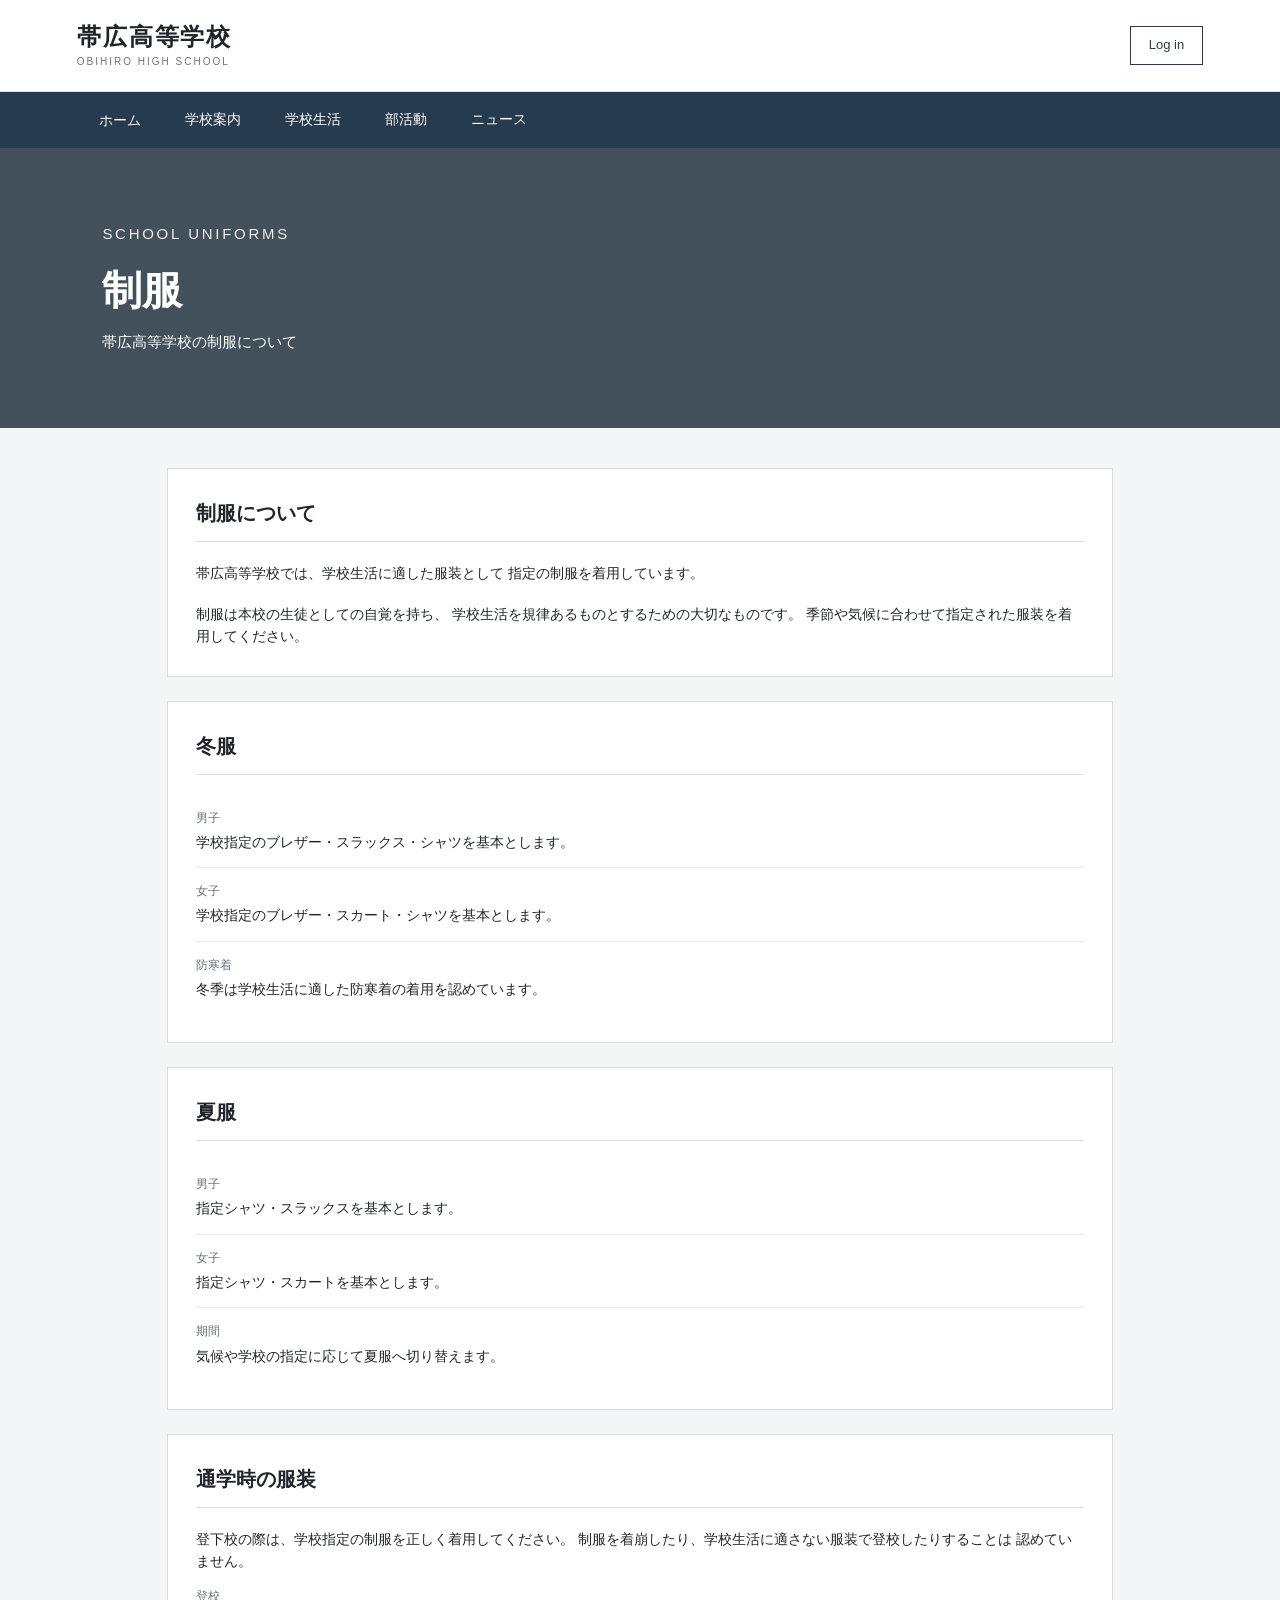
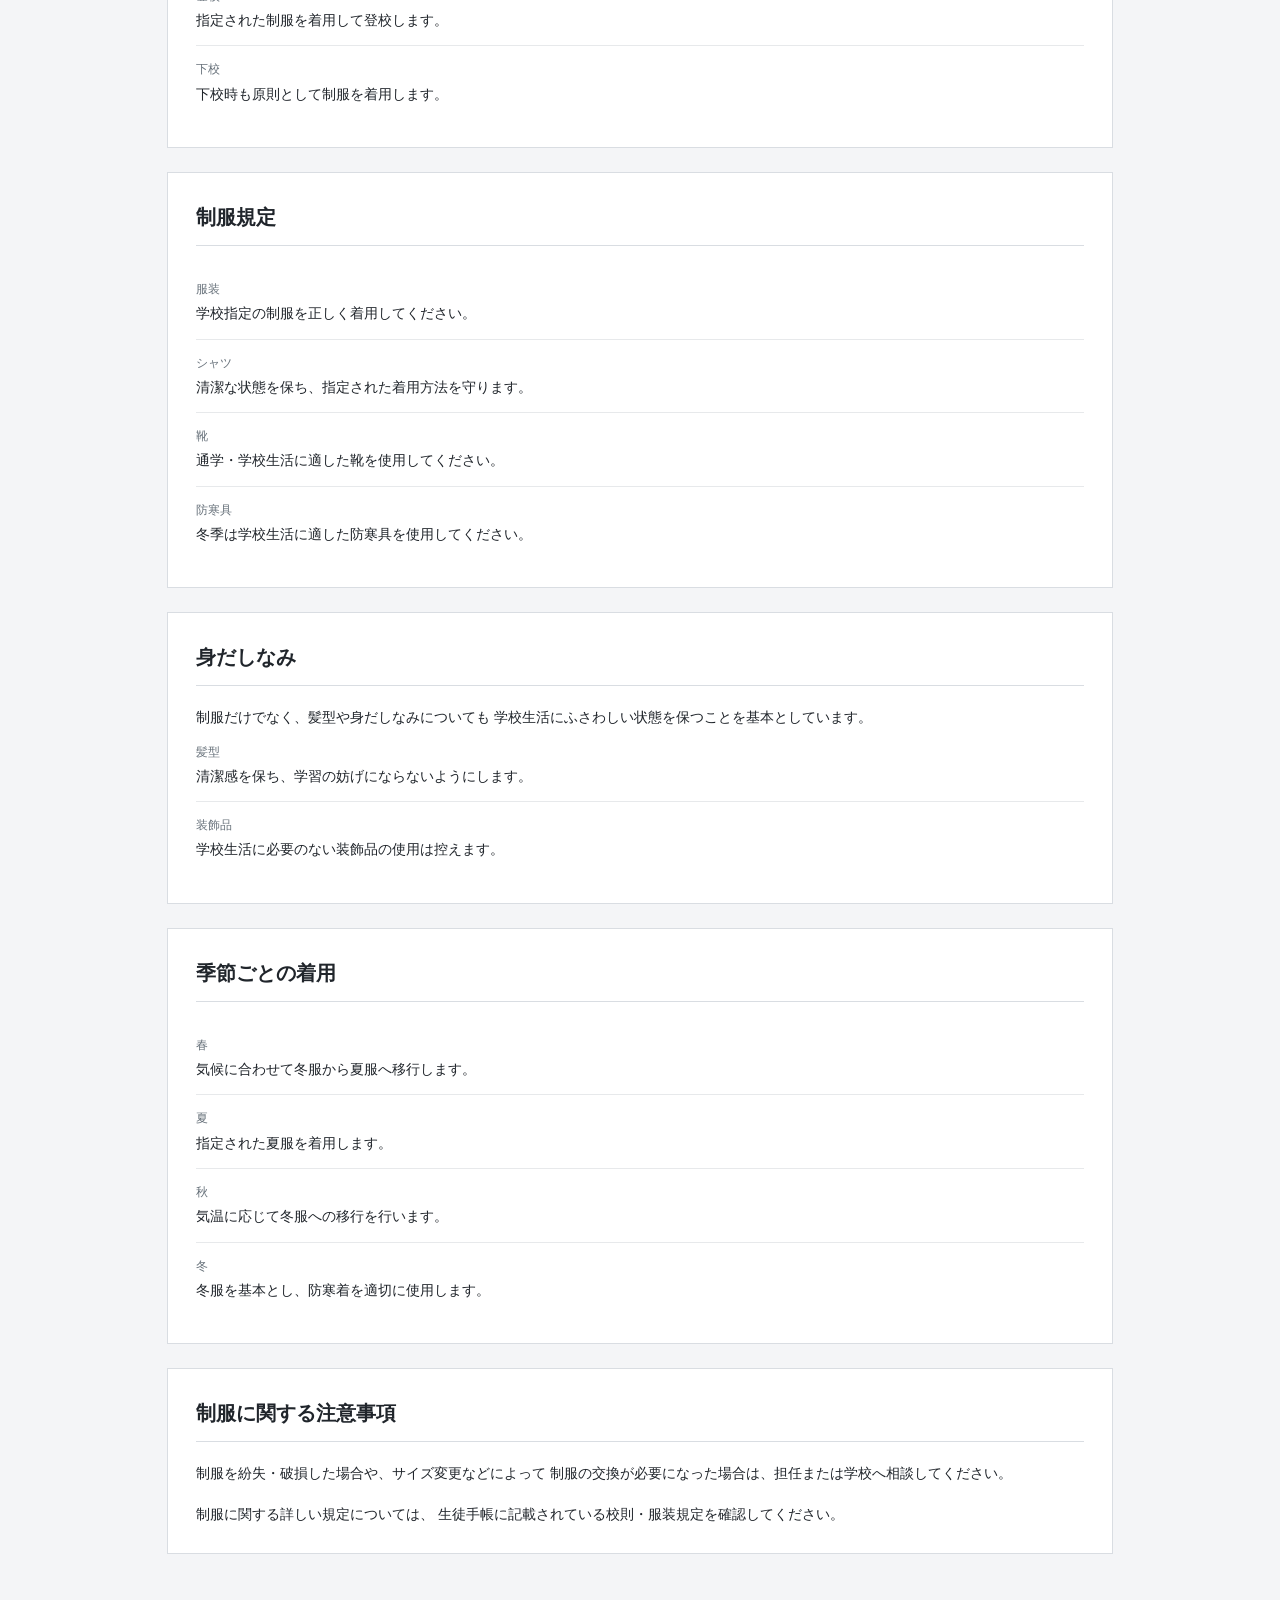
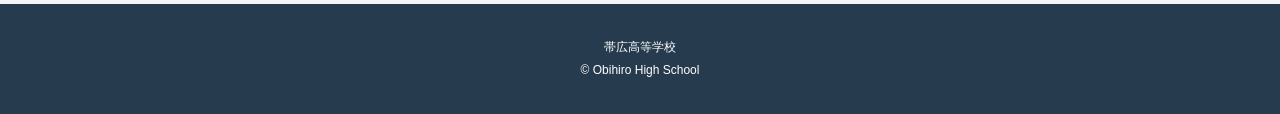
<file: uniform.html>
<!DOCTYPE html>
<html lang="ja">
<head>
    <meta charset="UTF-8">
    <meta name="viewport" content="width=device-width, initial-scale=1.0">

    <title>制服 | 帯広高等学校</title>

    <link rel="stylesheet" href="style.css">
</head>

<body>

    <header class="site-header">

        <div class="school-brand">
            <div class="school-name-jp">帯広高等学校</div>
            <div class="school-name-en">OBIHIRO HIGH SCHOOL</div>
        </div>

        <a href="login.html" class="login-button">
            Log in
        </a>

    </header>


<nav class="main-navigation">
    <a href="index.html">ホーム</a>
    <div class="nav-dropdown">
        <button type="button">学校案内</button>
        <div class="dropdown-menu">
            <a href="about.html">学校概要</a>
            <a href="staff.html">教職員</a>
            <a href="uniform.html">制服</a>
            <a href="facilities.html">校内施設</a>
        </div>
    </div>
    <div class="nav-dropdown">
        <button type="button">学校生活</button>
        <div class="dropdown-menu">
            <a href="directory.html">生徒名簿</a>
            <a href="#">学校生活</a>
            <a href="#">授業</a>
            <a href="#">生徒手帳</a>
        </div>
    </div>
    <div class="nav-dropdown">
        <button type="button">部活動</button>
        <div class="dropdown-menu">
            <a href="#">部活動一覧</a>
            <a href="#">運動部</a>
            <a href="#">文化部</a>
        </div>
    </div>
    <div class="nav-dropdown">
        <button type="button">ニュース</button>
        <div class="dropdown-menu">
            <a href="#">学校ニュース</a>
            <a href="#">学校新聞</a>
            <a href="#">道内ニュース</a>
            <a href="#">行事予定</a>
        </div>
    </div>
</nav>


    <main>

        <section class="page-header">

            <div>

                <p class="hero-label">
                    SCHOOL UNIFORMS
                </p>

                <h1>制服</h1>

                <p>
                    帯広高等学校の制服について
                </p>

            </div>

        </section>


        <section class="content-section">


            <!-- 制服について -->

            <div class="panel">

                <div class="panel-heading">
                    <h2>制服について</h2>
                </div>

                <p>
                    帯広高等学校では、学校生活に適した服装として
                    指定の制服を着用しています。
                </p>

                <p style="margin-top: 18px;">
                    制服は本校の生徒としての自覚を持ち、
                    学校生活を規律あるものとするための大切なものです。
                    季節や気候に合わせて指定された服装を着用してください。
                </p>

            </div>


            <!-- 冬服 -->

            <div class="panel">

                <div class="panel-heading">
                    <h2>冬服</h2>
                </div>

                <div class="news-item">
                    <span>男子</span>
                    <p>
                        学校指定のブレザー・スラックス・シャツを基本とします。
                    </p>
                </div>

                <div class="news-item">
                    <span>女子</span>
                    <p>
                        学校指定のブレザー・スカート・シャツを基本とします。
                    </p>
                </div>

                <div class="news-item">
                    <span>防寒着</span>
                    <p>
                        冬季は学校生活に適した防寒着の着用を認めています。
                    </p>
                </div>

            </div>


            <!-- 夏服 -->

            <div class="panel">

                <div class="panel-heading">
                    <h2>夏服</h2>
                </div>

                <div class="news-item">
                    <span>男子</span>
                    <p>
                        指定シャツ・スラックスを基本とします。
                    </p>
                </div>

                <div class="news-item">
                    <span>女子</span>
                    <p>
                        指定シャツ・スカートを基本とします。
                    </p>
                </div>

                <div class="news-item">
                    <span>期間</span>
                    <p>
                        気候や学校の指定に応じて夏服へ切り替えます。
                    </p>
                </div>

            </div>


            <!-- 通学時の服装 -->

            <div class="panel">

                <div class="panel-heading">
                    <h2>通学時の服装</h2>
                </div>

                <p>
                    登下校の際は、学校指定の制服を正しく着用してください。
                    制服を着崩したり、学校生活に適さない服装で登校したりすることは
                    認めていません。
                </p>

                <div class="news-item">
                    <span>登校</span>
                    <p>指定された制服を着用して登校します。</p>
                </div>

                <div class="news-item">
                    <span>下校</span>
                    <p>下校時も原則として制服を着用します。</p>
                </div>

            </div>


            <!-- 制服規定 -->

            <div class="panel">

                <div class="panel-heading">
                    <h2>制服規定</h2>
                </div>

                <div class="news-item">
                    <span>服装</span>
                    <p>
                        学校指定の制服を正しく着用してください。
                    </p>
                </div>

                <div class="news-item">
                    <span>シャツ</span>
                    <p>
                        清潔な状態を保ち、指定された着用方法を守ります。
                    </p>
                </div>

                <div class="news-item">
                    <span>靴</span>
                    <p>
                        通学・学校生活に適した靴を使用してください。
                    </p>
                </div>

                <div class="news-item">
                    <span>防寒具</span>
                    <p>
                        冬季は学校生活に適した防寒具を使用してください。
                    </p>
                </div>

            </div>


            <!-- 身だしなみ -->

            <div class="panel">

                <div class="panel-heading">
                    <h2>身だしなみ</h2>
                </div>

                <p>
                    制服だけでなく、髪型や身だしなみについても
                    学校生活にふさわしい状態を保つことを基本としています。
                </p>

                <div class="news-item">
                    <span>髪型</span>
                    <p>清潔感を保ち、学習の妨げにならないようにします。</p>
                </div>

                <div class="news-item">
                    <span>装飾品</span>
                    <p>学校生活に必要のない装飾品の使用は控えます。</p>
                </div>

            </div>


            <!-- 季節ごとの着用 -->

            <div class="panel">

                <div class="panel-heading">
                    <h2>季節ごとの着用</h2>
                </div>

                <div class="news-item">
                    <span>春</span>
                    <p>気候に合わせて冬服から夏服へ移行します。</p>
                </div>

                <div class="news-item">
                    <span>夏</span>
                    <p>指定された夏服を着用します。</p>
                </div>

                <div class="news-item">
                    <span>秋</span>
                    <p>気温に応じて冬服への移行を行います。</p>
                </div>

                <div class="news-item">
                    <span>冬</span>
                    <p>冬服を基本とし、防寒着を適切に使用します。</p>
                </div>

            </div>


            <!-- 注意事項 -->

            <div class="panel">

                <div class="panel-heading">
                    <h2>制服に関する注意事項</h2>
                </div>

                <p>
                    制服を紛失・破損した場合や、サイズ変更などによって
                    制服の交換が必要になった場合は、担任または学校へ相談してください。
                </p>

                <p style="margin-top: 18px;">
                    制服に関する詳しい規定については、
                    生徒手帳に記載されている校則・服装規定を確認してください。
                </p>

            </div>


        </section>

    </main>


    <footer class="site-footer">

        <p>帯広高等学校</p>

        <p>
            © Obihiro High School
        </p>

    </footer>


    <script src="script.js"></script>

</body>
</html>
</file>
<file: style.css>
/* RESET */
* {
    box-sizing: border-box;
    margin: 0;
    padding: 0;
}
body {
    font-family: Arial, "Hiragino Kaku Gothic ProN", "Yu Gothic", sans-serif;
    background: #f4f5f7;
    color: #20252b;
    line-height: 1.6;
}
/* HEADER */
.site-header {
    min-height: 92px;
    background: #ffffff;
    border-bottom: 1px solid #d9dde2;
    display: flex;
    align-items: center;
    justify-content: space-between;
    padding: 0 6%;
}
.school-brand {
    line-height: 1.2;
}
.school-name-jp {
    font-size: 24px;
    font-weight: bold;
    letter-spacing: 0.08em;
}
.school-name-en {
    font-size: 10px;
    color: #6d747b;
    letter-spacing: 0.2em;
    margin-top: 4px;
}
.login-button {
    color: #263b4d;
    border: 1px solid #263b4d;
    padding: 8px 18px;
    text-decoration: none;
    font-size: 13px;
}
.login-button:hover {
    background: #263b4d;
    color: #ffffff;
}
/* NAVIGATION */
.main-navigation {
    background: #263b4d;
    min-height: 54px;
    display: flex;
    align-items: center;
    padding: 0 6%;
    position: relative;
    z-index: 1000;
}
.main-navigation > a,
.nav-dropdown > button {
    color: #ffffff;
    background: transparent;
    border: none;
    text-decoration: none;
    padding: 17px 22px;
    font-size: 14px;
    cursor: pointer;
    font-family: inherit;
    display: block;
}
.main-navigation > a:hover,
.nav-dropdown:hover > button,
.nav-dropdown.open > button {
    background: rgba(255, 255, 255, 0.1);
}
.nav-dropdown {
    position: relative;
}
.dropdown-menu {
    display: none;
    position: absolute;
    top: 100%;
    left: 0;
    min-width: 190px;
    background: #ffffff;
    border: 1px solid #d9dde2;
    box-shadow: 0 8px 20px rgba(0, 0, 0, 0.12);
    z-index: 1001;
    white-space: normal;
}
.dropdown-menu a {
    display: block;
    color: #333333;
    text-decoration: none;
    padding: 12px 16px;
    font-size: 13px;
    background: #ffffff;
}
.dropdown-menu a:hover {
    background: #f0f2f4;
}
.nav-dropdown.open .dropdown-menu {
    display: block;
}
/* DESKTOP DROPDOWN */
@media (min-width: 701px) {
    .nav-dropdown:hover .dropdown-menu {
        display: block;
    }
}
/* HERO */
.hero {
    position: relative;
    min-height: 440px;
    overflow: hidden;
    display: flex;
    align-items: center;
    padding: 60px 8%;
    color: #ffffff;
    background: #697986;
}
.hero img {
    position: absolute;
    inset: 0;
    width: 100%;
    height: 100%;
    object-fit: cover;
    object-position: center;
    z-index: 0;
}
.hero::after {
    content: "";
    position: absolute;
    inset: 0;
    background: rgba(20, 31, 42, 0.35);
    z-index: 1;
}
.hero-content {
    position: relative;
    z-index: 2;
    max-width: 700px;
}
.hero-label {
    font-size: 12px;
    letter-spacing: 0.18em;
    margin-bottom: 12px;
    opacity: 0.9;
}
.hero h1 {
    font-size: 46px;
    margin-bottom: 15px;
}
.hero p {
    font-size: 16px;
}
/* HOMEPAGE CONTENT */
.home-grid {
    max-width: 1200px;
    margin: 40px auto;
    padding: 0 6%;
    display: grid;
    grid-template-columns: 1fr 1fr;
    gap: 24px;
}
.panel {
    background: #ffffff;
    border: 1px solid #d9dde2;
    padding: 28px;
}
.panel-heading {
    border-bottom: 1px solid #d9dde2;
    margin-bottom: 20px;
    padding-bottom: 12px;
}
.panel-heading h2 {
    font-size: 20px;
}
.event-item,
.news-item {
    padding: 14px 0;
    border-bottom: 1px solid #e7e9eb;
}
.event-item:last-child,
.news-item:last-child {
    border-bottom: none;
}
.event-item span,
.news-item span {
    display: block;
    color: #68727b;
    font-size: 12px;
    margin-bottom: 3px;
}
/* PAGE HEADER */
.page-header {
    min-height: 280px;
    background:
        linear-gradient(
            rgba(20, 31, 42, 0.45),
            rgba(20, 31, 42, 0.45)
        ),
        #697986;
    color: #ffffff;
    display: flex;
    flex-direction: column;
    align-items: flex-start;
    justify-content: center;
    padding: 50px 8%;
}
.page-header h1 {
    font-size: 40px;
    margin-bottom: 8px;
}
.page-header p {
    font-size: 15px;
}
/* CONTENT */
.content-section {
    max-width: 1100px;
    margin: 40px auto;
    padding: 0 6%;
    display: grid;
    gap: 24px;
}
.content-section p {
    font-size: 14px;
}
/* FOOTER */
.site-footer {
    background: #263b4d;
    color: #ffffff;
    text-align: center;
    padding: 30px 20px;
    margin-top: 50px;
}
.site-footer p {
    font-size: 12px;
    margin: 4px 0;
}
/* MOBILE LAYOUT AND NAVIGATION */
@media (max-width: 700px) {
    .site-header {
        min-height: 80px;
        padding: 12px 5%;
    }
    .school-name-jp {
        font-size: 19px;
    }
    .school-name-en {
        font-size: 8px;
    }
    .login-button {
        padding: 7px 12px;
        font-size: 12px;
    }
    .main-navigation {
        padding: 0;
        display: flex;
        flex-wrap: wrap;
        align-items: stretch;
        overflow: visible;
    }
    .main-navigation > a,
    .nav-dropdown > button {
        padding: 13px 14px;
        font-size: 13px;
    }
    .nav-dropdown {
        position: relative;
    }
    .dropdown-menu {
        top: 100%;
        left: 0;
        min-width: 190px;
        max-width: 85vw;
        z-index: 1001;
    }
    .hero {
        min-height: 350px;
        padding: 45px 7%;
    }
    .hero h1 {
        font-size: 34px;
    }
    .home-grid {
        grid-template-columns: 1fr;
        padding: 0 5%;
        margin: 25px auto;
    }
    .page-header {
        min-height: 230px;
        padding: 40px 7%;
    }
    .page-header h1 {
        font-size: 32px;
    }
    .content-section {
        padding: 0 5%;
        margin: 25px auto;
    }
    .panel {
        padding: 22px;
    }
}
/* LOGIN PAGE */
.login-page {
    min-height: 100vh;
    background: #f4f5f7;
    display: flex;
    align-items: center;
    justify-content: center;
    padding: 30px 20px;
}
.login-container {
    width: 100%;
    max-width: 430px;
}
.login-card {
    background: #ffffff;
    border: 1px solid #d9dde2;
    padding: 45px;
    box-shadow: 0 12px 35px rgba(0, 0, 0, 0.08);
}
.login-school {
    text-align: center;
    border-bottom: 1px solid #e1e4e7;
    padding-bottom: 25px;
    margin-bottom: 30px;
}
.login-school .school-name-jp {
    font-size: 25px;
}
.login-school .school-name-en {
    font-size: 9px;
}
.login-card h1 {
    text-align: center;
    font-size: 28px;
    margin-bottom: 5px;
}
.login-description {
    text-align: center;
    color: #777777;
    font-size: 13px;
    margin-bottom: 30px;
}
.login-card form {
    display: flex;
    flex-direction: column;
}
.login-card label {
    font-size: 13px;
    font-weight: bold;
    margin-bottom: 7px;
}
.login-card input {
    width: 100%;
    padding: 13px;
    border: 1px solid #cfd4d9;
    border-radius: 3px;
    font-size: 14px;
    margin-bottom: 20px;
    outline: none;
}
.login-card input:focus {
    border-color: #263b4d;
}
.login-submit {
    border: none;
    background: #263b4d;
    color: #ffffff;
    padding: 13px;
    border-radius: 3px;
    font-size: 14px;
    cursor: pointer;
    margin-top: 5px;
}
.login-submit:hover {
    opacity: 0.85;
}
.back-home {
    display: block;
    text-align: center;
    margin-top: 25px;
    color: #596b7a;
    font-size: 13px;
    text-decoration: none;
}
.back-home:hover {
    text-decoration: underline;
}
/* LOGIN MOBILE */
@media (max-width: 500px) {
    .login-card {
        padding: 30px 22px;
    }
    .login-card h1 {
        font-size: 24px;
    }
}
/* Navigation dropdown repair */

.main-navigation {
    position: relative;
    z-index: 1000;
    display: flex;
    align-items: center;
}

.nav-dropdown {
    position: relative;
}

.main-navigation .nav-dropdown > button {
    cursor: pointer;
    touch-action: manipulation;
}

.main-navigation .dropdown-menu {
    display: none;
    position: absolute;
    top: 100%;
    left: 0;
    min-width: 190px;
    background: #ffffff;
    border: 1px solid #d9dde2;
    box-shadow: 0 5px 14px rgba(0, 0, 0, 0.12);
    z-index: 2000;
}

.main-navigation .nav-dropdown.open > .dropdown-menu {
    display: block !important;
}

.main-navigation .dropdown-menu a {
    display: block;
    color: #333333;
    background: #ffffff;
    text-decoration: none;
    padding: 12px 16px;
    cursor: pointer;
}

.main-navigation .dropdown-menu a:hover {
    background: #f0f2f5;
}

@media (min-width: 701px) {
    .main-navigation .nav-dropdown:hover > .dropdown-menu {
        display: block;
    }
}

@media (max-width: 700px) {
    .main-navigation {
        flex-wrap: wrap;
        align-items: stretch;
    }

    .main-navigation .nav-dropdown {
        position: relative;
    }

    .main-navigation .dropdown-menu {
        top: 100%;
        left: 0;
        max-width: 90vw;
    }
}
</file>
